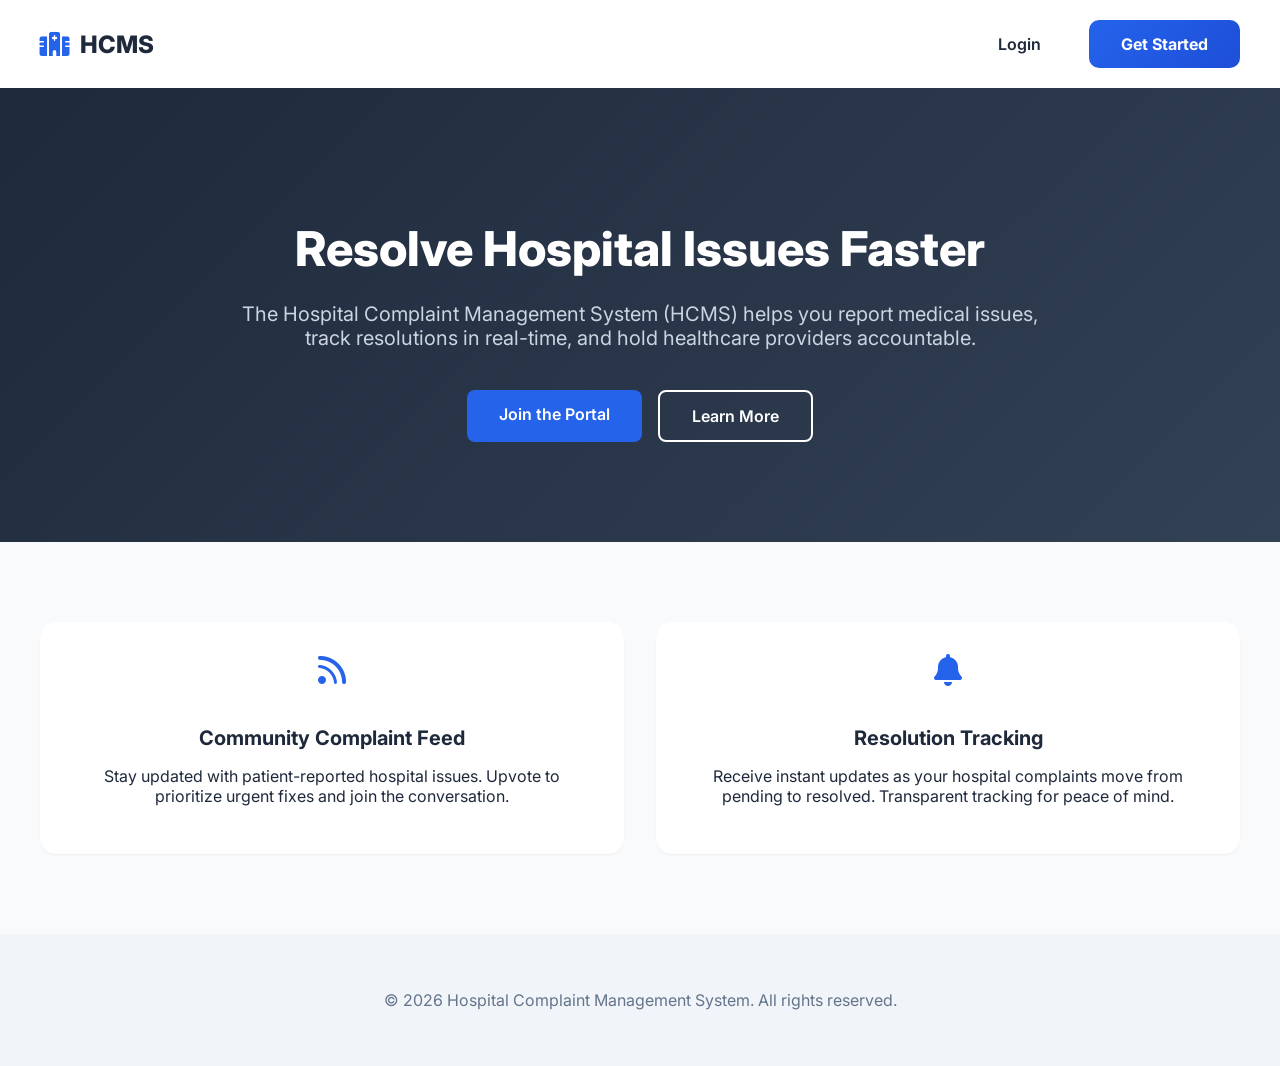
<file: frontend/index.html>
<!DOCTYPE html>
<html lang="en">

<head>
    <meta charset="UTF-8">
    <title>HCMS - Welcome to Hospital Complaint Management System</title>
    <meta name="viewport" content="width=device-width, initial-scale=1.0">
    <!-- Google Fonts -->
    <link href="https://fonts.googleapis.com/css2?family=Inter:wght@400;500;600;700&display=swap" rel="stylesheet">
    <!-- Font Awesome -->
    <link rel="stylesheet" href="https://cdnjs.cloudflare.com/ajax/libs/font-awesome/6.0.0/css/all.min.css">
    <link rel="stylesheet" href="css/modern-portal.css">
    <style>
        .hero-section {
            background: linear-gradient(135deg, #1e293b 0%, #334155 100%);
            color: white;
            padding: 100px 20px;
            text-align: center;
        }

        .hero-content {
            max-width: 800px;
            margin: 0 auto;
        }

        .hero-title {
            font-size: 48px;
            font-weight: 800;
            margin-bottom: 24px;
            line-height: 1.2;
        }

        .hero-subtitle {
            font-size: 20px;
            color: #cbd5e1;
            margin-bottom: 40px;
        }

        .cta-btns {
            display: flex;
            gap: 16px;
            justify-content: center;
        }

        .btn-large {
            padding: 14px 32px;
            font-size: 16px;
            font-weight: 600;
            border-radius: 8px;
            text-decoration: none;
            transition: all 0.2s;
        }

        .btn-primary {
            background-color: var(--primary);
            color: white;
        }

        .btn-primary:hover {
            background-color: var(--primary-hover);
        }

        .btn-outline {
            border: 2px solid white;
            color: white;
        }

        .btn-outline:hover {
            background: white;
            color: #1e293b;
        }

        .features-grid {
            padding: 80px 20px;
            max-width: 1200px;
            margin: 0 auto;
            display: grid;
            grid-template-columns: repeat(auto-fit, minmax(300px, 1fr));
            gap: 32px;
        }

        .feature-card {
            background: white;
            padding: 32px;
            border-radius: 16px;
            box-shadow: var(--shadow-sm);
            text-align: center;
        }

        .feature-icon {
            font-size: 32px;
            color: var(--primary);
            margin-bottom: 20px;
        }

        .feature-title {
            font-size: 20px;
            font-weight: 700;
            margin-bottom: 12px;
        }

        .navbar {
            padding: 20px 40px;
            display: flex;
            justify-content: space-between;
            align-items: center;
            background: white;
        }

        .nav-logo {
            font-size: 24px;
            font-weight: 800;
            color: #1e293b;
            display: flex;
            align-items: center;
            gap: 10px;
        }

        .nav-logo i {
            color: var(--primary);
        }
    </style>
</head>

<body>
    <nav class="navbar">
        <div class="nav-logo">
            <i class="fas fa-hospital-alt"></i>
            <span>HCMS</span>
        </div>
        <div class="cta-btns">
            <a href="login.html" class="btn-large" style="color: #1e293b; text-decoration: none;">Login</a>
            <a href="login.html?tab=register" class="btn-submit"
                style="width: auto; padding: 12px 32px; text-decoration: none;">Get Started</a>
        </div>
    </nav>

    <header class="hero-section">
        <div class="hero-content">
            <h1 class="hero-title">Resolve Hospital Issues Faster</h1>
            <p class="hero-subtitle">The Hospital Complaint Management System (HCMS) helps you report medical issues, track resolutions in real-time, and hold healthcare providers accountable.</p>
            <div class="cta-btns">
                <a href="login.html" class="btn-large btn-primary">Join the Portal</a>
                <a href="#features" class="btn-large btn-outline">Learn More</a>
            </div>
        </div>
    </header>

    <section id="features" class="features-grid">
        <div class="feature-card">
            <i class="fas fa-rss feature-icon"></i>
            <h3 class="feature-title">Community Complaint Feed</h3>
            <p>Stay updated with patient-reported hospital issues. Upvote to prioritize urgent fixes and join the conversation.
            </p>
        </div>
        <div class="feature-card">
            <i class="fas fa-bell feature-icon"></i>
            <h3 class="feature-title">Resolution Tracking</h3>
            <p>Receive instant updates as your hospital complaints move from pending to resolved. Transparent tracking for peace of mind.</p>
        </div>
    </section>

    <footer style="text-align: center; padding: 40px; background: #f1f5f9; color: var(--text-muted);">
        <p>&copy; 2026 Hospital Complaint Management System. All rights reserved.</p>
    </footer>
</body>

</html>
</file>
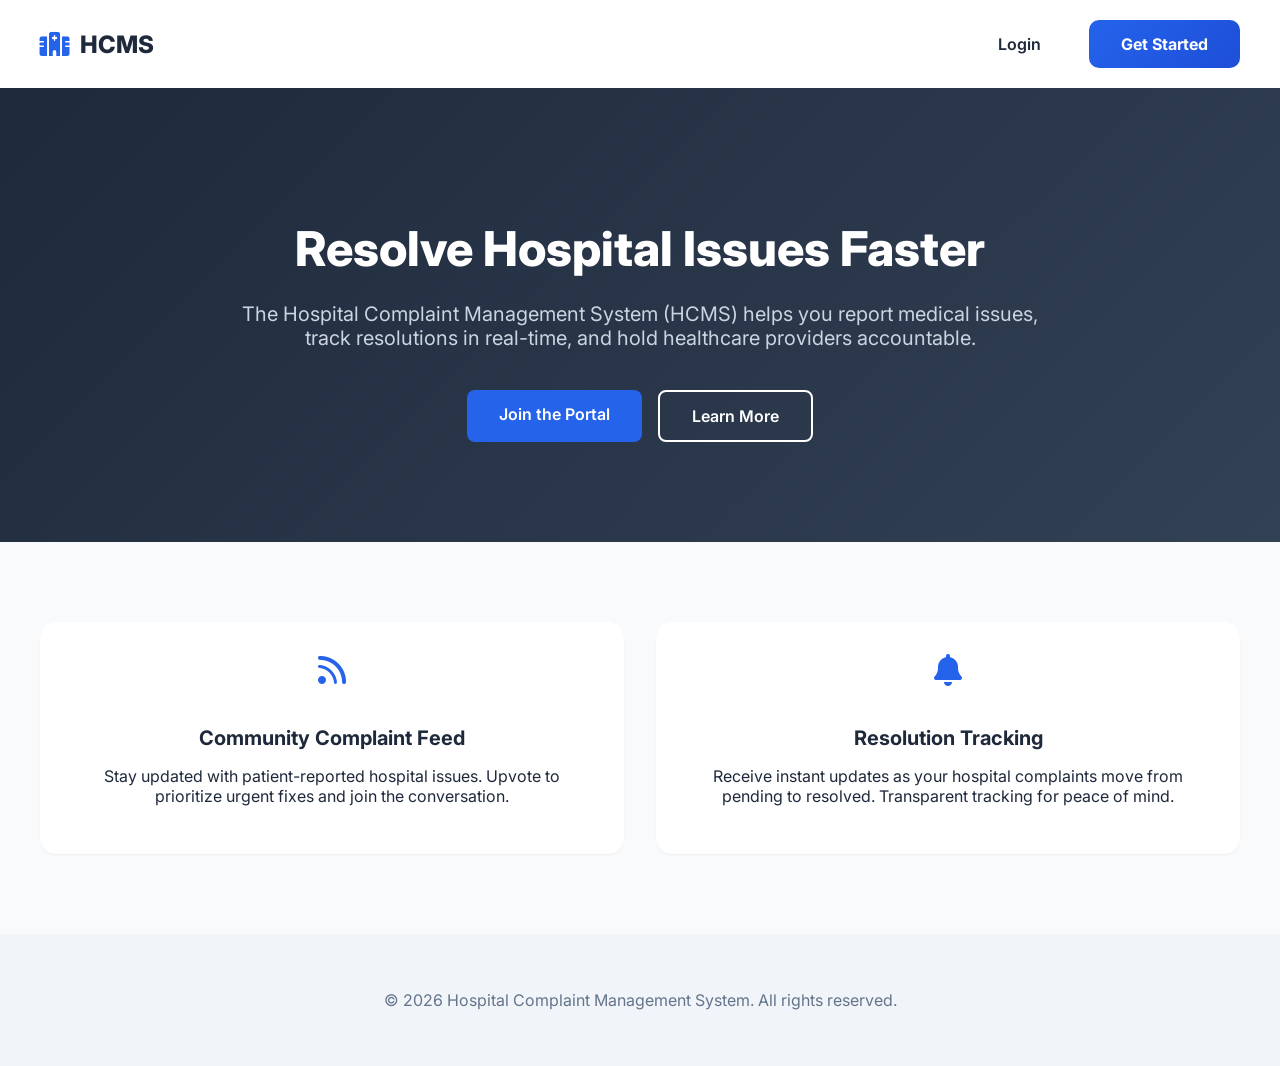
<file: frontend/admin-dashboard.html>
<!DOCTYPE html>
<html lang="en">
<head>
    <meta charset="UTF-8">
    <title>HCMS - Admin Dashboard</title>
    <meta name="viewport" content="width=device-width, initial-scale=1.0">
    <link href="https://fonts.googleapis.com/css2?family=Inter:wght@400;500;600;700;800&display=swap" rel="stylesheet">
    <link rel="stylesheet" href="https://cdnjs.cloudflare.com/ajax/libs/font-awesome/6.0.0/css/all.min.css">
    <link rel="stylesheet" href="css/modern-portal.css">
</head>
<body>
    <div class="portal-container">
        <!-- Sidebar injected here -->
        
        <main class="content-area">
            <header style="margin-bottom: 32px; display: flex; justify-content: space-between; align-items: flex-end;">
                <div>
                    <h2 style="font-size: 28px; font-weight: 800; margin-bottom: 4px;">Admin Portal</h2>
                    <p style="color: var(--text-muted);">System oversight and management dashboard.</p>
                </div>
                <div id="admin-status-summary" style="display: flex; gap: 12px;">
                    <!-- Quick stats badges could go here -->
                </div>
            </header>

            <div class="stats-grid">
                <div class="stat-card">
                    <h3>Total Complaints</h3>
                    <div id="stat-total-complaints" class="stat-number">-</div>
                </div>
                <div class="stat-card">
                    <h3>Pending</h3>
                    <div id="stat-pending-complaints" class="stat-number" style="color: var(--danger);">-</div>
                </div>
                <div class="stat-card">
                    <h3>In Progress</h3>
                    <div id="stat-inprogress-complaints" class="stat-number" style="color: var(--warning);">-</div>
                </div>
                <div class="stat-card">
                    <h3>Resolved</h3>
                    <div id="stat-resolved-complaints" class="stat-number" style="color: var(--success);">-</div>
                </div>
            </div>

            <section style="margin-bottom: 40px;">
                <h3 style="margin-bottom: 20px;">Browse by Category</h3>
                <div class="category-grid">
                    <a href="feed.html?category=Room Hygiene" class="category-card" data-category="Room Hygiene">
                        <i class="fas fa-bed"></i>
                        <span>Room Hygiene</span>
                    </a>
                    <a href="feed.html?category=Bathroom / Toilet Issues" class="category-card" data-category="Bathroom / Toilet Issues">
                        <i class="fas fa-restroom"></i>
                        <span>Bathroom / Toilet Issues</span>
                    </a>
                    <a href="feed.html?category=Electricity Problems" class="category-card" data-category="Electricity Problems">
                        <i class="fas fa-bolt"></i>
                        <span>Electricity Problems</span>
                    </a>
                    <a href="feed.html?category=Water Supply Issues" class="category-card" data-category="Water Supply Issues">
                        <i class="fas fa-faucet"></i>
                        <span>Water Supply Issues</span>
                    </a>
                    <a href="feed.html?category=Internet / WiFi Problems" class="category-card" data-category="Internet / WiFi Problems">
                        <i class="fas fa-wifi"></i>
                        <span>Internet / WiFi Problems</span>
                    </a>
                    <a href="feed.html?category=Mess / Food Issues" class="category-card" data-category="Mess / Food Issues">
                        <i class="fas fa-utensils"></i>
                        <span>Mess / Food Issues</span>
                    </a>
                    <a href="feed.html?category=Furniture / Room Damage" class="category-card" data-category="Furniture / Room Damage">
                        <i class="fas fa-couch"></i>
                        <span>Furniture / Room Damage</span>
                    </a>
                    <a href="feed.html?category=Noise / Disturbance" class="category-card" data-category="Noise / Disturbance">
                        <i class="fas fa-volume-up"></i>
                        <span>Noise / Disturbance</span>
                    </a>
                    <a href="feed.html?category=Security Issues" class="category-card" data-category="Security Issues">
                        <i class="fas fa-shield-alt"></i>
                        <span>Security Issues</span>
                    </a>
                    <a href="feed.html?category=Other Complaints" class="category-card" data-category="Other Complaints">
                        <i class="fas fa-comment-dots"></i>
                        <span>Other Complaints</span>
                    </a>
                </div>
            </section>

            <div style="display: grid; grid-template-columns: 2fr 1fr; gap: 24px;">
                <section>
                    <div class="modern-card" style="padding: 0; overflow: hidden;">
                        <div style="padding: 20px; border-bottom: 1px solid var(--border-light); display: flex; justify-content: space-between; align-items: center;">
                            <h3 style="margin: 0;">Recent Complaints</h3>
                            <a href="feed.html" style="font-size: 13px; color: var(--primary); text-decoration: none; font-weight: 600;">View Feed</a>
                        </div>
                        <div id="complaints-list" style="padding: 20px;">
                            <!-- Admin complaint management rows -->
                        </div>
                    </div>
                </section>

            </div>
        </main>
    </div>

    <script type="module" src="js/admin-dashboard.js"></script>
    <script type="module">
        import { injectSidebar } from './js/components/sidebar.js';
        injectSidebar('admin-dashboard');
    </script>
</body>
</html>
</file>
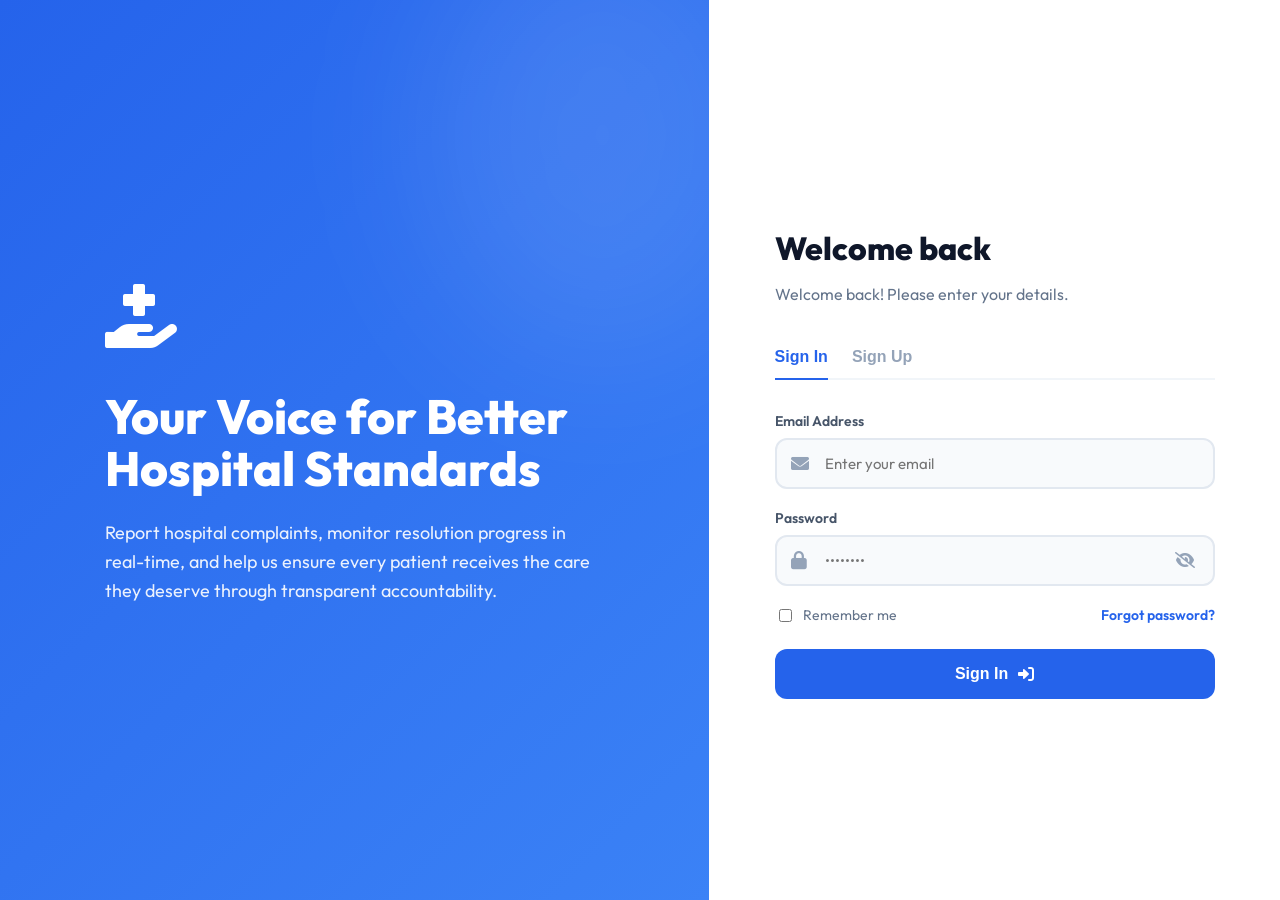
<file: frontend/feedback.html>
<!DOCTYPE html>
<html lang="en">
<head>
    <meta charset="UTF-8">
    <title>HCMS - Feedback</title>
    <meta name="viewport" content="width=device-width, initial-scale=1.0">
    <link href="https://fonts.googleapis.com/css2?family=Inter:wght@400;500;600;700;800&display=swap" rel="stylesheet">
    <link rel="stylesheet" href="https://cdnjs.cloudflare.com/ajax/libs/font-awesome/6.0.0/css/all.min.css">
    <link rel="stylesheet" href="css/modern-portal.css">
    <style>
        .feedback-item {
            padding: 24px;
            border-bottom: 1px solid var(--border-light);
            transition: background 0.2s;
            position: relative;
        }
        .feedback-item:hover {
            background: #f8fafc;
        }
        .feedback-header {
            display: flex;
            justify-content: space-between;
            align-items: flex-start;
            margin-bottom: 12px;
        }
        .feedback-user-info {
            display: flex;
            align-items: center;
            gap: 12px;
        }
        .user-avatar {
            width: 40px;
            height: 40px;
            background: #e2e8f0;
            border-radius: 50%;
            display: flex;
            align-items: center;
            justify-content: center;
            color: #64748b;
            font-size: 20px;
        }
        .feedback-user-name {
            font-weight: 700;
            color: var(--text-main);
        }
        .feedback-user-role {
            font-size: 12px;
            color: var(--text-muted);
        }
        .feedback-subject {
            font-weight: 700;
            font-size: 18px;
            margin-bottom: 8px;
        }
        .feedback-message {
            color: var(--text-main);
            line-height: 1.6;
            margin-bottom: 16px;
        }
        .feedback-date {
            font-size: 12px;
            color: var(--text-muted);
        }
        .status-badge {
            font-size: 11px;
            font-weight: 700;
            padding: 4px 10px;
            border-radius: 99px;
            text-transform: uppercase;
        }
        .status-PENDING { background: #fef3c7; color: #92400e; }
        .status-RESOLVED { background: #dcfce7; color: #166534; }
        
        .admin-response-box {
            margin-top: 16px;
            padding: 16px;
            background: #f1f5f9;
            border-radius: 8px;
            border-left: 4px solid var(--primary);
            position: relative;
        }
        .admin-response-header {
            font-weight: 700;
            font-size: 13px;
            margin-bottom: 4px;
            color: var(--primary);
        }
        .admin-response-text {
            font-size: 14px;
            color: #334155;
            line-height: 1.5;
        }
        .admin-actions {
            margin-top: 12px;
            display: flex;
            gap: 12px;
        }
        .btn-action {
            font-size: 12px;
            font-weight: 600;
            background: none;
            border: none;
            cursor: pointer;
            padding: 4px 8px;
            border-radius: 4px;
            transition: background 0.2s;
        }
        .btn-edit { color: var(--primary); }
        .btn-edit:hover { background: #e0e7ff; }
        .btn-delete { color: var(--danger); }
        .btn-delete:hover { background: #fee2e2; }

        .response-form {
            margin-top: 16px;
            padding: 16px;
            background: #fff;
            border: 1px solid var(--border-light);
            border-radius: 8px;
        }
        .form-group {
            margin-bottom: 16px;
        }
        .form-group label {
            display: block;
            margin-bottom: 8px;
            font-weight: 600;
            font-size: 14px;
        }
        .form-control {
            width: 100%;
            padding: 10px;
            border: 1px solid var(--border-light);
            border-radius: 6px;
            font-family: inherit;
        }
        textarea.form-control {
            min-height: 80px;
            resize: vertical;
        }
        .btn-resolve {
            background: var(--success);
            color: white;
            border: none;
            padding: 8px 16px;
            border-radius: 6px;
            font-weight: 600;
            cursor: pointer;
        }
        .btn-cancel {
            background: #f1f5f9;
            color: #1e293b;
            border: none;
            padding: 8px 16px;
            border-radius: 6px;
            font-weight: 600;
            cursor: pointer;
            margin-right: 8px;
        }
    </style>
</head>
<body>
    <div class="portal-container">
        <!-- Sidebar injected here -->
        
        <main class="content-area">
            <header style="margin-bottom: 32px;">
                <h2 id="page-title" style="font-size: 28px; font-weight: 800; margin-bottom: 4px;">Feedback</h2>
                <p id="page-subtitle" style="color: var(--text-muted);">Share your thoughts or review user feedback.</p>
            </header>

            <div id="admin-view" style="display: none;">
                <div class="modern-card" style="padding: 0;">
                    <div style="padding: 20px; border-bottom: 1px solid var(--border-light);">
                        <h3 style="margin: 0;">Manage All Feedback</h3>
                    </div>
                    <div id="feedback-list-admin">
                        <div style="padding: 40px; text-align: center; color: var(--text-muted);">
                            <i class="fas fa-spinner fa-spin" style="font-size: 24px; margin-bottom: 12px;"></i>
                            <br>Loading feedback...
                        </div>
                    </div>
                </div>
            </div>

            <div id="user-view" style="display: none;">
                <div style="display: grid; grid-template-columns: 1.2fr 1fr; gap: 32px; align-items: start;">
                    <div class="modern-card">
                        <h3 style="margin-bottom: 20px;">Submit New Feedback</h3>
                        <form id="feedback-form">
                            <div class="form-group">
                                <label for="subject">Subject</label>
                                <input type="text" id="subject" class="form-control" placeholder="What is this regarding?" required>
                            </div>
                            <div class="form-group">
                                <label for="message">Your Message</label>
                                <textarea id="message" class="form-control" placeholder="Write your feedback details here..." required></textarea>
                            </div>
                            <button type="submit" class="btn-submit" style="width: 100%;">Submit Feedback</button>
                        </form>
                        <div id="feedback-success" style="display: none; text-align: center; padding: 20px;">
                            <i class="fas fa-check-circle" style="font-size: 48px; color: var(--success); margin-bottom: 16px;"></i>
                            <h3 style="margin-bottom: 8px;">Sent!</h3>
                            <p style="color: var(--text-muted);">We've received your feedback.</p>
                            <button class="btn-submit" style="margin-top: 20px; background: #f1f5f9; color: #1e293b;" onclick="location.reload()">Send Another</button>
                        </div>
                    </div>

                    <div>
                        <h3 style="margin-bottom: 20px;">My Feedback History</h3>
                        <div id="feedback-list-user" class="modern-card" style="padding: 0; min-height: 200px;">
                            <div style="padding: 40px; text-align: center; color: var(--text-muted);">
                                Loading history...
                            </div>
                        </div>
                    </div>
                </div>
            </div>
        </main>
    </div>

    <script type="module">
        import { injectSidebar } from './js/components/sidebar.js';
        import { submitFeedback, fetchAllFeedback, fetchUserFeedback, updateFeedback } from './js/api.js';

        injectSidebar('feedback');

        const user = JSON.parse(localStorage.getItem('hcmsUser'));
        if (!user) {
            window.location.href = 'login.html';
        }

        const isAdmin = user.role === 'ADMIN';
        const adminView = document.getElementById('admin-view');
        const userView = document.getElementById('user-view');
        const pageTitle = document.getElementById('page-title');
        const pageSubtitle = document.getElementById('page-subtitle');

        if (isAdmin) {
            adminView.style.display = 'block';
            pageTitle.textContent = 'Feedback Portal';
            pageSubtitle.textContent = 'Respond to users and manage system improvements.';
            loadAdminFeedback();
        } else {
            userView.style.display = 'block';
            pageTitle.textContent = 'Help Us Improve';
            pageSubtitle.textContent = 'Your feedback directly helps us build a better hospital experience.';
            setupUserForm();
            loadUserHistory();
        }

        async function loadAdminFeedback() {
            const list = document.getElementById('feedback-list-admin');
            try {
                const feedbackArr = await fetchAllFeedback();
                if (!feedbackArr || feedbackArr.length === 0) {
                    list.innerHTML = '<div style="padding: 40px; text-align: center; color: var(--text-muted);">No feedback messages found.</div>';
                    return;
                }

                list.innerHTML = '';
                feedbackArr.forEach(fb => {
                    const item = document.createElement('div');
                    item.className = 'feedback-item';
                    item.id = `fb-item-${fb.id}`;
                    item.innerHTML = `
                        <div class="feedback-header">
                            <div class="feedback-user-info">
                                <div class="user-avatar"><i class="fas fa-user"></i></div>
                                <div>
                                    <div class="feedback-user-name">${fb.user?.fullName || 'Anonymous'}</div>
                                    <div class="feedback-user-role">${fb.user?.role || 'User'} • ${new Date(fb.createdAt).toLocaleDateString()}</div>
                                </div>
                            </div>
                            <span class="status-badge status-${fb.status}">${fb.status || 'PENDING'}</span>
                        </div>
                        <div class="feedback-subject">${fb.subject}</div>
                        <div class="feedback-message">${fb.message}</div>
                        
                        <div id="response-container-${fb.id}">
                            ${fb.adminResponse ? `
                                <div class="admin-response-box">
                                    <div class="admin-response-header">Official Response</div>
                                    <div class="admin-response-text">${fb.adminResponse}</div>
                                    <div class="admin-actions">
                                        <button class="btn-action btn-edit" onclick="toggleEdit(${fb.id}, \`${fb.adminResponse.replace(/`/g, '\\`')}\`)">
                                            <i class="fas fa-edit"></i> Edit
                                        </button>
                                        <button class="btn-action btn-delete" onclick="handleDeleteResponse(${fb.id})">
                                            <i class="fas fa-trash"></i> Delete
                                        </button>
                                    </div>
                                </div>
                            ` : (fb.status !== 'RESOLVED' ? `
                                <div class="response-form">
                                    <div class="form-group">
                                        <label>Add Response</label>
                                        <textarea class="form-control" id="resp-text-${fb.id}" placeholder="Type your response to the user..."></textarea>
                                    </div>
                                    <button class="btn-resolve" onclick="handleResolve(${fb.id})">Mark as Resolved</button>
                                </div>
                            ` : '')}
                        </div>
                    `;
                    list.appendChild(item);
                });
                
                // Expose handlers to window
                window.handleResolve = async (id) => {
                    const text = document.getElementById(`resp-text-${id}`).value;
                    if (!text) return alert('Please provide a resolution message.');
                    try {
                        await updateFeedback(id, text, 'RESOLVED');
                        loadAdminFeedback();
                    } catch (e) { alert(e.message); }
                };

                window.toggleEdit = (id, currentText) => {
                    const container = document.getElementById(`response-container-${id}`);
                    container.innerHTML = `
                        <div class="response-form">
                            <div class="form-group">
                                <label>Edit Response</label>
                                <textarea class="form-control" id="edit-text-${id}">${currentText}</textarea>
                            </div>
                            <button class="btn-cancel" onclick="loadAdminFeedback()">Cancel</button>
                            <button class="btn-resolve" onclick="handleSaveEdit(${id})">Update Response</button>
                        </div>
                    `;
                };

                window.handleSaveEdit = async (id) => {
                    const text = document.getElementById(`edit-text-${id}`).value;
                    if (!text) return alert('Response cannot be empty. Use delete if you want to remove it.');
                    try {
                        await updateFeedback(id, text, 'RESOLVED');
                        loadAdminFeedback();
                    } catch (e) { alert(e.message); }
                };

                window.handleDeleteResponse = async (id) => {
                    if (!confirm('Are you sure you want to delete this response? The feedback will return to PENDING status.')) return;
                    try {
                        // We pass status PENDING and an empty response to "delete" it
                        await updateFeedback(id, '', 'PENDING');
                        loadAdminFeedback();
                    } catch (e) { alert(e.message); }
                };

            } catch (e) {
                list.innerHTML = `<div style="padding: 40px; text-align: center; color: var(--danger);">Error: ${e.message}</div>`;
            }
        }

        async function loadUserHistory() {
            const list = document.getElementById('feedback-list-user');
            try {
                const history = await fetchUserFeedback(user.id);
                if (!history || history.length === 0) {
                    list.innerHTML = '<div style="padding: 40px; text-align: center; color: var(--text-muted);">You haven\'t submitted any feedback yet.</div>';
                    return;
                }

                list.innerHTML = history.map(fb => `
                    <div style="padding: 16px; border-bottom: 1px solid var(--border-light);">
                        <div style="display: flex; justify-content: space-between; align-items: start; margin-bottom: 8px;">
                            <div style="font-weight: 700; font-size: 15px;">${fb.subject}</div>
                            <span class="status-badge status-${fb.status || 'PENDING'}" style="font-size: 9px; padding: 2px 6px;">${fb.status || 'PENDING'}</span>
                        </div>
                        <div style="font-size: 13px; color: var(--text-muted); margin-bottom: 12px;">${new Date(fb.createdAt).toLocaleDateString()}</div>
                        
                        ${fb.adminResponse ? `
                            <div class="admin-response-box" style="margin-top: 8px; padding: 10px;">
                                <div class="admin-response-header" style="font-size: 11px;">Admin Response</div>
                                <div class="admin-response-text" style="font-size: 13px;">${fb.adminResponse}</div>
                            </div>
                        ` : ''}
                    </div>
                `).join('');
            } catch (e) {
                list.innerHTML = '<div style="padding: 24px; text-align: center; color: var(--danger);">Failed to load history.</div>';
            }
        }

        function setupUserForm() {
            const form = document.getElementById('feedback-form');
            const successDiv = document.getElementById('feedback-success');
            
            form.onsubmit = async (e) => {
                e.preventDefault();
                const subject = document.getElementById('subject').value;
                const message = document.getElementById('message').value;
                
                try {
                    await submitFeedback(user.id, subject, message);
                    form.style.display = 'none';
                    successDiv.style.display = 'block';
                    loadUserHistory();
                } catch (err) {
                    alert('Error submitting feedback: ' + err.message);
                }
            };
        }
    </script>
</body>
</html>
</file>
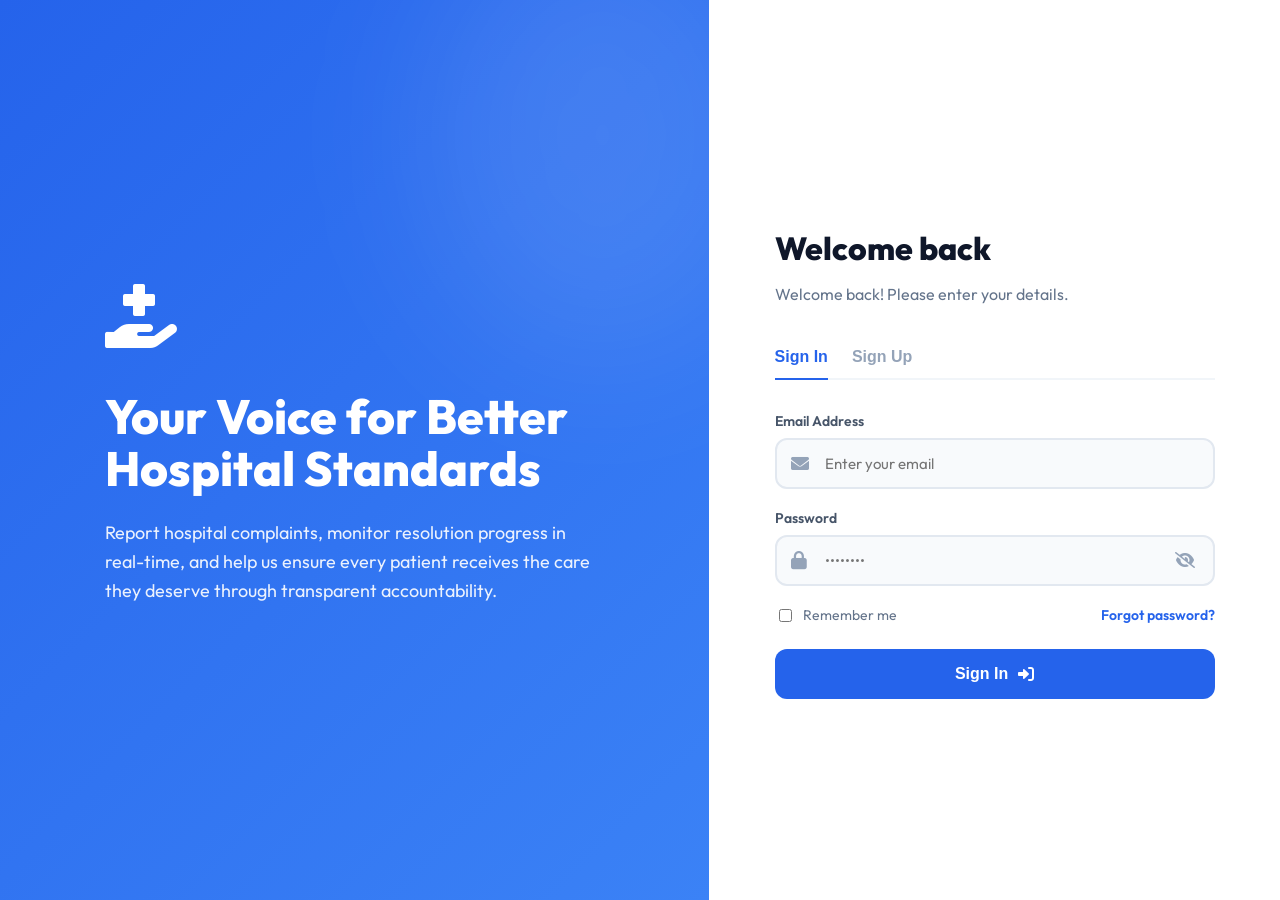
<file: frontend/login.html>
<!DOCTYPE html>
<html lang="en">
<head>
    <meta charset="UTF-8">
    <title>HCMS - Secure Access</title>
    <meta name="viewport" content="width=device-width, initial-scale=1.0">
    <link href="https://fonts.googleapis.com/css2?family=Outfit:wght@300;400;500;600;700;800&display=swap" rel="stylesheet">
    <link rel="stylesheet" href="https://cdnjs.cloudflare.com/ajax/libs/font-awesome/6.0.0/css/all.min.css">
    <link rel="stylesheet" href="css/modern-portal.css">
    <style>
        :root {
            --auth-bg: #f8fafc;
            --auth-text: #0f172a;
            --glass-bg: rgba(255, 255, 255, 0.85);
            --glass-border: rgba(255, 255, 255, 0.5);
            --primary-gradient: linear-gradient(135deg, #2563eb 0%, #3b82f6 100%);
        }

        body {
            font-family: 'Outfit', sans-serif;
            background: var(--auth-bg);
            margin: 0;
            display: flex;
            min-height: 100vh;
            overflow: hidden;
        }

        /* Split Layout */
        .auth-container {
            display: flex;
            width: 100%;
            height: 100vh;
        }

        .auth-side-image {
            flex: 1.2;
            background: var(--primary-gradient);
            position: relative;
            display: flex;
            align-items: center;
            justify-content: center;
            color: white;
            padding: 60px;
            overflow: hidden;
        }

        @media (max-width: 900px) {
            .auth-side-image { display: none; }
        }

        .auth-side-image::before {
            content: "";
            position: absolute;
            top: -10%; right: -10%;
            width: 50%; height: 50%;
            background: rgba(255, 255, 255, 0.1);
            filter: blur(80px);
            border-radius: 50%;
        }

        .auth-side-content {
            position: relative;
            z-index: 2;
            max-width: 500px;
            text-align: left;
        }

        .auth-main {
            flex: 1;
            display: flex;
            align-items: center;
            justify-content: center;
            padding: 40px;
            background: #fff;
            position: relative;
        }

        /* Glass Auth Card */
        .auth-card {
            width: 100%;
            max-width: 440px;
            animation: slideUp 0.6s cubic-bezier(0.16, 1, 0.3, 1);
        }

        @keyframes slideUp {
            from { opacity: 0; transform: translateY(30px); }
            to { opacity: 1; transform: translateY(0); }
        }

        .auth-header {
            text-align: left;
            margin-bottom: 32px;
        }

        .auth-header h2 {
            font-size: 32px;
            font-weight: 800;
            margin-bottom: 8px;
            color: var(--auth-text);
        }

        .auth-header p {
            color: #64748b;
            font-size: 16px;
        }

        .tabs-modern {
            display: flex;
            gap: 24px;
            border-bottom: 2px solid #f1f5f9;
            margin-bottom: 32px;
        }

        .tab-modern-btn {
            padding: 12px 0;
            border: none;
            background: none;
            font-weight: 600;
            font-size: 16px;
            color: #94a3b8;
            cursor: pointer;
            position: relative;
            transition: color 0.3s;
        }

        .tab-modern-btn.active {
            color: var(--primary);
        }

        .tab-modern-btn.active::after {
            content: "";
            position: absolute;
            bottom: -2px;
            left: 0;
            width: 100%;
            height: 2px;
            background: var(--primary);
        }

        /* Form Styling */
        .form-group-modern {
            margin-bottom: 20px;
            position: relative;
        }

        .form-group-modern label {
            display: block;
            font-size: 14px;
            font-weight: 600;
            color: #475569;
            margin-bottom: 8px;
        }

        .input-wrapper {
            position: relative;
            display: flex;
            align-items: center;
        }

        .input-wrapper i.prefix-icon {
            position: absolute;
            left: 16px;
            color: #94a3b8;
            font-size: 18px;
        }

        .input-modern {
            width: 100%;
            padding: 14px 16px 14px 48px;
            border: 2px solid #e2e8f0;
            border-radius: 12px;
            font-size: 15px;
            font-family: inherit;
            transition: all 0.3s;
            background: #f8fafc;
        }

        .input-modern:focus {
            outline: none;
            border-color: var(--primary);
            background: white;
            box-shadow: 0 0 0 4px rgba(37, 99, 235, 0.1);
        }

        .input-modern.error {
            border-color: #ef4444;
        }

        .toggle-password {
            position: absolute;
            right: 16px;
            color: #94a3b8;
            cursor: pointer;
            padding: 4px;
            transition: color 0.3s;
        }

        .toggle-password:hover { color: var(--primary); }

        .form-options {
            display: flex;
            justify-content: space-between;
            align-items: center;
            margin-bottom: 24px;
            font-size: 14px;
        }

        .remember-me {
            display: flex;
            align-items: center;
            gap: 8px;
            color: #64748b;
            cursor: pointer;
        }

        .btn-premium {
            width: 100%;
            padding: 16px;
            border: none;
            border-radius: 12px;
            background: var(--primary);
            color: white;
            font-size: 16px;
            font-weight: 700;
            cursor: pointer;
            transition: all 0.3s;
            display: flex;
            align-items: center;
            justify-content: center;
            gap: 10px;
        }

        .btn-premium:hover {
            transform: translateY(-2px);
            box-shadow: 0 10px 15px -3px rgba(37, 99, 235, 0.4);
        }

        .btn-premium:disabled {
            background: #94a3b8;
            cursor: not-allowed;
            transform: none;
        }

        /* OTP Screen Improvements */
        .otp-grid {
            display: grid;
            grid-template-columns: repeat(6, 1fr);
            gap: 12px;
            margin: 32px 0;
        }

        .otp-digit {
            width: 100%;
            aspect-ratio: 1/1.2;
            text-align: center;
            font-size: 24px;
            font-weight: 800;
            border: 2px solid #e2e8f0;
            border-radius: 12px;
            background: #f8fafc;
            transition: all 0.2s;
        }

        .otp-digit:focus {
            border-color: var(--primary);
            background: white;
            box-shadow: 0 4px 6px -1px rgba(0, 0, 0, 0.1);
            outline: none;
        }

        /* Toasts */
        .toast-box {
            position: fixed;
            top: 24px;
            right: 24px;
            z-index: 1000;
            display: flex;
            flex-direction: column;
            gap: 12px;
        }

        .toast {
            background: white;
            padding: 16px 24px;
            border-radius: 12px;
            box-shadow: 0 20px 25px -5px rgba(0, 0, 0, 0.1);
            display: flex;
            align-items: center;
            gap: 12px;
            min-width: 300px;
            animation: toastIn 0.4s cubic-bezier(0.18, 0.89, 0.32, 1.28);
            border-left: 4px solid var(--primary);
        }

        .toast.error { border-left-color: #ef4444; }
        .toast.success { border-left-color: #10b981; }

        @keyframes toastIn {
            from { transform: translateX(100%); opacity: 0; }
            to { transform: translateX(0); opacity: 1; }
        }
    </style>
</head>
<body>
    <div class="auth-container">
        <!-- Visual Side -->
        <div class="auth-side-image">
            <div class="auth-side-content">
                <div style="font-size: 64px; margin-bottom: 24px;"><i class="fas fa-hand-holding-medical"></i></div>
                <h1 style="font-size: 48px; font-weight: 800; line-height: 1.1; margin-bottom: 24px;">Your Voice for Better Hospital Standards</h1>
                <p style="font-size: 18px; opacity: 0.9; line-height: 1.6;">Report hospital complaints, monitor resolution progress in real-time, and help us ensure every patient receives the care they deserve through transparent accountability.</p>
            </div>
        </div>

        <!-- Auth Side -->
        <div class="auth-main">
            <div class="auth-card" id="main-card">
                
                <!-- STEP 1: CREDENTIALS -->
                <div id="step-creds" class="auth-step active">
                    <div class="auth-header">
                        <h2 id="auth-title">Welcome back</h2>
                        <p id="auth-subtitle">Welcome back! Please enter your details.</p>
                    </div>

                    <div class="tabs-modern">
                        <button class="tab-modern-btn active" onclick="switchMode('login')">Sign In</button>
                        <button class="tab-modern-btn" onclick="switchMode('signup')">Sign Up</button>
                    </div>

                    <!-- Login Form -->
                    <div id="form-login">
                        <div class="form-group-modern">
                            <label>Email Address</label>
                            <div class="input-wrapper">
                                <i class="fas fa-envelope prefix-icon"></i>
                                <input type="email" id="login-email" class="input-modern" placeholder="Enter your email" autocomplete="username">
                            </div>
                        </div>
                        <div class="form-group-modern">
                            <label>Password</label>
                            <div class="input-wrapper">
                                <i class="fas fa-lock prefix-icon"></i>
                                <input type="password" id="login-pass" class="input-modern" placeholder="••••••••" autocomplete="current-password">
                                <i class="fas fa-eye-slash toggle-password" onclick="togglePass('login-pass', this)"></i>
                            </div>
                        </div>
                        <div class="form-options">
                            <label class="remember-me">
                                <input type="checkbox" id="remember-me"> Remember me
                            </label>
                            <a href="#" onclick="showForgot()" style="color: var(--primary); text-decoration: none; font-weight: 600;">Forgot password?</a>
                        </div>
                        <button id="btn-login-init" class="btn-premium">
                            Sign In <i class="fas fa-sign-in-alt"></i>
                        </button>
                    </div>

                    <!-- Signup Form -->
                    <div id="form-signup" style="display: none;">
                        <div class="form-group-modern">
                            <label>Full Name</label>
                            <div class="input-wrapper">
                                <i class="fas fa-user prefix-icon"></i>
                                <input type="text" id="reg-name" class="input-modern" placeholder="Akshat Soni">
                            </div>
                        </div>
                        <div class="form-group-modern">
                            <label>Email Address</label>
                            <div class="input-wrapper">
                                <i class="fas fa-envelope prefix-icon"></i>
                                <input type="email" id="reg-email" class="input-modern" placeholder="name@gmail.com">
                            </div>
                        </div>
                        <div style="display: grid; grid-template-columns: 1fr 1fr; gap: 16px;">
                            <div class="form-group-modern">
                                <label>Password</label>
                                <div class="input-wrapper">
                                    <i class="fas fa-lock prefix-icon"></i>
                                    <input type="password" id="reg-pass" class="input-modern" style="padding-right: 40px;" placeholder="Min 8 chars">
                                    <i class="fas fa-eye-slash toggle-password" onclick="togglePass('reg-pass', this)"></i>
                                </div>
                            </div>
                            <div class="form-group-modern">
                                <label>Confirm</label>
                                <div class="input-wrapper">
                                    <i class="fas fa-check-circle prefix-icon"></i>
                                    <input type="password" id="reg-pass-confirm" class="input-modern" placeholder="Repeat it">
                                </div>
                            </div>
                        </div>
                        <div class="form-group-modern">
                            <label>Role</label>
                            <div class="input-wrapper">
                                <i class="fas fa-users-cog prefix-icon"></i>
                                <select id="reg-role" class="input-modern" onchange="toggleAdminKey()">
                                    <option value="PATIENT">Patient / User</option>
                                    <option value="ADMIN">Administrator</option>
                                </select>
                            </div>
                        </div>
                        <div id="admin-key-group" class="form-group-modern" style="display: none;">
                            <label style="color: var(--primary);">Admin Access Key</label>
                            <div class="input-wrapper">
                                <i class="fas fa-key prefix-icon"></i>
                                <input type="password" id="reg-admin-key" class="input-modern" placeholder="Enter secret key">
                            </div>
                        </div>
                        <button id="btn-signup-init" class="btn-premium">
                            Create Account <i class="fas fa-user-plus"></i>
                        </button>
                    </div>
                </div>

                <!-- STEP 2: OTP (Combined for Login/Signup/Reset) -->
                <div id="step-otp" class="auth-step" style="display: none;">
                    <div class="auth-header">
                        <h2 id="otp-title">Verify Reality</h2>
                        <p id="otp-subtitle">We've sent a 6-digit verification code to <br><strong id="display-email" style="color: var(--auth-text);"></strong></p>
                    </div>
                    
                    <!-- New Password Fields (Only for Reset Mode) -->
                    <div id="reset-pass-fields" style="display: none;">
                        <div class="form-group-modern" style="margin-top: 24px;">
                            <label>New Password</label>
                            <div class="input-wrapper">
                                <i class="fas fa-lock prefix-icon"></i>
                                <input type="password" id="reset-pass" class="input-modern" placeholder="Min 8 characters">
                                <i class="fas fa-eye-slash toggle-password" onclick="togglePass('reset-pass', this)"></i>
                            </div>
                        </div>
                        <div class="form-group-modern">
                            <label>Confirm New Password</label>
                            <div class="input-wrapper">
                                <i class="fas fa-check-circle prefix-icon"></i>
                                <input type="password" id="reset-pass-confirm" class="input-modern" placeholder="Repeat new password">
                            </div>
                        </div>
                    </div>

                    <div class="otp-grid">
                        <input type="text" maxlength="1" class="otp-digit" id="otp-1">
                        <input type="text" maxlength="1" class="otp-digit" id="otp-2">
                        <input type="text" maxlength="1" class="otp-digit" id="otp-3">
                        <input type="text" maxlength="1" class="otp-digit" id="otp-4">
                        <input type="text" maxlength="1" class="otp-digit" id="otp-5">
                        <input type="text" maxlength="1" class="otp-digit" id="otp-6">
                    </div>
                    <button id="btn-verify-otp" class="btn-premium">
                        Verify & Continue <i class="fas fa-check-circle"></i>
                    </button>
                    <button id="btn-back-to-login" class="tab-modern-btn" onclick="location.reload()" style="width: 100%; margin-top: 16px; color: #64748b;">
                        <i class="fas fa-arrow-left"></i> Back to Login
                    </button>
                    <p id="otp-resend-text" style="text-align: center; margin-top: 24px; color: #64748b; font-size: 14px;">
                        Didn't receive it? <span id="resend-timer-area">Resend in <span id="resend-countdown">30</span>s</span>
                        <a href="#" id="resend-otp-link" onclick="handleResend()" style="color: var(--primary); font-weight: 700; text-decoration: none; display: none;">Resend OTP</a>
                    </p>
                </div>

            </div>
        </div>
    </div>

    <!-- Toast Container -->
    <div class="toast-box" id="toast-container"></div>

    <script type="module">
        import { sendOtp, verifyOtp, completeSignup, forgotPassword, resetPassword, loginUser } from './js/api.js';

        let currentEmail = '';
        let currentPass = '';
        let currentName = '';
        let currentRole = '';
        let isSignup = false;
        let isReset = false;

        // --- AUTH REDIRECT CHECK ---
        const existing = localStorage.getItem('hcmsUser');
        if (existing) {
            const user = JSON.parse(existing);
            window.location.href = user.role === 'ADMIN' ? 'admin-dashboard.html' : 'patient-dashboard.html';
        }

        // --- PREFILL REMEMBER ME ---
        const savedEmail = localStorage.getItem('hcmsRememberEmail');
        if (savedEmail) {
            document.getElementById('login-email').value = savedEmail;
            document.getElementById('remember-me').checked = true;
        }

        // --- UI UTILS ---
        window.switchMode = (mode) => {
            isSignup = (mode === 'signup');
            document.querySelectorAll('.tab-modern-btn').forEach(b => {
                b.classList.toggle('active', (b.innerText === (isSignup ? 'Sign Up' : 'Sign In')));
            });
            document.getElementById('form-login').style.display = isSignup ? 'none' : 'block';
            document.getElementById('form-signup').style.display = isSignup ? 'block' : 'none';
            document.getElementById('auth-title').innerText = isSignup ? 'Create account' : 'Welcome back';
            document.getElementById('auth-subtitle').innerText = isSignup ? 'Get started with your secure health portal' : 'Welcome back! Please enter your details.';
        };

        window.showForgot = async () => {
            const email = sanitizeEmail(document.getElementById('login-email').value);
            
            if (!email || !email.includes('@')) {
                return toast('Please enter your email to reset password', 'info');
            }

            try {
                const btn = document.querySelector('.form-options a');
                const originalText = btn.innerText;
                btn.innerText = 'Sending...';
                
                await forgotPassword(email);
                
                isReset = true;
                currentEmail = email;
                
                document.getElementById('display-email').textContent = email;
                document.getElementById('otp-title').innerText = 'Reset Password';
                document.getElementById('otp-subtitle').innerHTML = `Enter the code sent to <strong>${email}</strong> and your new password.`;
                document.getElementById('reset-pass-fields').style.display = 'block';
                document.getElementById('otp-resend-text').style.display = 'none';
                
                showStep('step-otp');
                startResendTimer();
                toast('Reset code sent to your email', 'success');
            } catch (err) {
                toast(err.message, 'error');
            } finally {
                const btn = document.querySelector('.form-options a');
                if (btn) btn.innerText = 'Forgot password?';
            }
        };

        window.togglePass = (id, icon) => {
            const input = document.getElementById(id);
            const isPass = input.type === 'password';
            input.type = isPass ? 'text' : 'password';
            icon.className = isPass ? 'fas fa-eye toggle-password' : 'fas fa-eye-slash toggle-password';
        };

        window.toggleAdminKey = () => {
            const role = document.getElementById('reg-role').value;
            document.getElementById('admin-key-group').style.display = (role === 'ADMIN') ? 'block' : 'none';
        };

        const toast = (msg, type = 'info') => {
            const container = document.getElementById('toast-container');
            const el = document.createElement('div');
            el.className = `toast ${type}`;
            const icon = type === 'success' ? 'fa-check-circle' : (type === 'error' ? 'fa-exclamation-circle' : 'fa-info-circle');
            el.innerHTML = `<i class="fas ${icon}"></i> <span>${msg}</span>`;
            container.appendChild(el);
            setTimeout(() => {
                el.style.opacity = '0';
                el.style.transform = 'translateX(50px)';
                setTimeout(() => el.remove(), 400);
            }, 4000);
        };

        // --- SANITIZATION ---
        const sanitizeEmail = (email) => {
            if (!email) return '';
            // Strip everything except printable ASCII, lowercase, and trim
            return email.replace(/[^\x20-\x7E]/g, '').toLowerCase().trim();
        };

        const showStep = (stepId) => {
            document.querySelectorAll('.auth-step').forEach(s => s.style.display = 'none');
            document.getElementById(stepId).style.display = 'block';
        };

        // --- RESEND TIMER LOGIC ---
        let resendTimer = null;
        window.startResendTimer = () => {
            clearInterval(resendTimer);
            let timeLeft = 30;
            const timerArea = document.getElementById('resend-timer-area');
            const countdown = document.getElementById('resend-countdown');
            const resendLink = document.getElementById('resend-otp-link');

            timerArea.style.display = 'inline';
            resendLink.style.display = 'none';
            countdown.innerText = timeLeft;

            resendTimer = setInterval(() => {
                timeLeft--;
                countdown.innerText = timeLeft;
                if (timeLeft <= 0) {
                    clearInterval(resendTimer);
                    timerArea.style.display = 'none';
                    resendLink.style.display = 'inline';
                }
            }, 1000);
        };

        window.handleResend = async () => {
            try {
                toast('Sending a new code...', 'info');
                if (isReset) {
                    await forgotPassword(currentEmail);
                } else {
                    await sendOtp(currentEmail, currentPass, isSignup);
                }
                toast('New code sent!', 'success');
                startResendTimer();
            } catch (err) {
                toast(err.message, 'error');
            }
        };

        // OTP navigation
        const otpDigits = document.querySelectorAll('.otp-digit');
        otpDigits.forEach((el, idx) => {
            el.oninput = (e) => {
                if (e.target.value.length === 1 && idx < 5) otpDigits[idx+1].focus();
            };
            el.onkeydown = (e) => {
                if (e.key === 'Backspace' && !e.target.value && idx > 0) otpDigits[idx-1].focus();
            };
        });

        // --- FORM SUBMISSION ---
        const handleInit = async (btnId, rawEmail, pass, name, role, passConfirm) => {
            const email = sanitizeEmail(rawEmail);
            
            // Validations
            if (!email || !email.includes('@')) return toast('Please enter a valid email', 'error');
            if (pass.length < 8) return toast('Password must be at least 8 characters', 'error');
            
            if (isSignup) {
                if (!name) return toast('Full name is required', 'error');
                if (pass !== passConfirm) return toast('Passwords do not match', 'error');
            }

            const btn = document.getElementById(btnId);
            const originalHtml = btn.innerHTML;
            
            try {
                btn.disabled = true;
                btn.innerHTML = '<i class="fas fa-circle-notch fa-spin"></i> Processing...';
                
                await sendOtp(email, pass, isSignup);
                
                // Remember Me
                if (!isSignup && document.getElementById('remember-me').checked) {
                    localStorage.setItem('hcmsRememberEmail', email);
                } else {
                    localStorage.removeItem('hcmsRememberEmail');
                }

                currentEmail = email;
                currentPass = pass;
                currentName = name;
                currentRole = role;

                document.getElementById('display-email').textContent = email;
                showStep('step-otp');
                startResendTimer();
                toast('Verification code sent to your email', 'success');
            } catch (err) {
                toast(err.message, 'error');
                btn.disabled = false;
                btn.innerHTML = originalHtml;
            }
        };

        document.getElementById('btn-login-init').onclick = async () => {
            const email = sanitizeEmail(document.getElementById('login-email').value);
            const pass = document.getElementById('login-pass').value;

            if (!email || !email.includes('@')) return toast('Please enter a valid email', 'error');
            if (pass.length < 8) return toast('Password must be at least 8 characters', 'error');

            const btn = document.getElementById('btn-login-init');
            const originalHtml = btn.innerHTML;

            try {
                btn.disabled = true;
                btn.innerHTML = '<i class="fas fa-circle-notch fa-spin"></i> Signing in...';

                const user = await loginUser(email, pass);
                
                // Remember Me
                if (document.getElementById('remember-me').checked) {
                    localStorage.setItem('hcmsRememberEmail', email);
                } else {
                    localStorage.removeItem('hcmsRememberEmail');
                }

                toast('Welcome back!', 'success');
                handleLoginSuccess(user);
            } catch (err) {
                toast(err.message || 'Login failed. Please check credentials.', 'error');
                btn.disabled = false;
                btn.innerHTML = originalHtml;
            }
        };

        document.getElementById('btn-signup-init').onclick = () => {
            handleInit('btn-signup-init',
                document.getElementById('reg-email').value,
                document.getElementById('reg-pass').value,
                document.getElementById('reg-name').value,
                document.getElementById('reg-role').value,
                document.getElementById('reg-pass-confirm').value
            );
        };

        document.getElementById('btn-verify-otp').onclick = async () => {
            const otp = Array.from(otpDigits).map(i => i.value).join('');
            console.log('DEBUG [UI]: Verifying OTP', { email: currentEmail, otp, isReset });
            if (otp.length < 6) return toast('Enter the full 6-digit code', 'error');

            const btn = document.getElementById('btn-verify-otp');
            try {
                btn.disabled = true;
                btn.innerHTML = '<i class="fas fa-circle-notch fa-spin"></i> Verifying...';

                const result = await verifyOtp(currentEmail, otp);

                if (isReset) {
                    const newPass = document.getElementById('reset-pass').value;
                    const confirmPass = document.getElementById('reset-pass-confirm').value;
                    
                    if (newPass.length < 8) return toast('New password must be at least 8 characters', 'error');
                    if (newPass !== confirmPass) return toast('Passwords do not match', 'error');
                    
                    await resetPassword(currentEmail, otp, newPass);
                    toast('Password reset successfully! Please login.', 'success');
                    setTimeout(() => location.reload(), 1500);
                    return;
                }

                if (result.status === 'NEW_USER' && isSignup) {
                    const user = await completeSignup({
                        fullName: currentName,
                        email: currentEmail,
                        password: currentPass,
                        role: currentRole,
                        adminKey: document.getElementById('reg-admin-key')?.value || ''
                    });
                    toast('Account created successfully!', 'success');
                    handleLoginSuccess(user);
                } else if (result.status === 'NEW_USER' && !isSignup) {
                    toast('Account not found. Please sign up.', 'error');
                    btn.disabled = false;
                    btn.innerHTML = 'Verify & Continue <i class="fas fa-check-circle"></i>';
                } else {
                    toast('Identity verified', 'success');
                    handleLoginSuccess(result);
                }
            } catch (err) {
                toast(err.message || 'Verification failed', 'error');
                btn.disabled = false;
                btn.innerHTML = 'Verify & Continue <i class="fas fa-check-circle"></i>';
            }
        };

        const handleLoginSuccess = (user) => {
            localStorage.setItem('hcmsUser', JSON.stringify(user));
            const role = user.role.toUpperCase();
            setTimeout(() => {
                window.location.href = role === 'ADMIN' ? 'admin-dashboard.html' : 'patient-dashboard.html';
            }, 800);
        };

        // Global Enter Listener
        document.addEventListener('keydown', (e) => {
            if (e.key === 'Enter') {
                if (document.getElementById('step-creds').style.display !== 'none') {
                    if (isSignup) document.getElementById('btn-signup-init').click();
                    else document.getElementById('btn-login-init').click();
                } else if (document.getElementById('step-otp').style.display !== 'none') {
                    document.getElementById('btn-verify-otp').click();
                }
            }
        });
    </script>
</body>
</html>
</file>
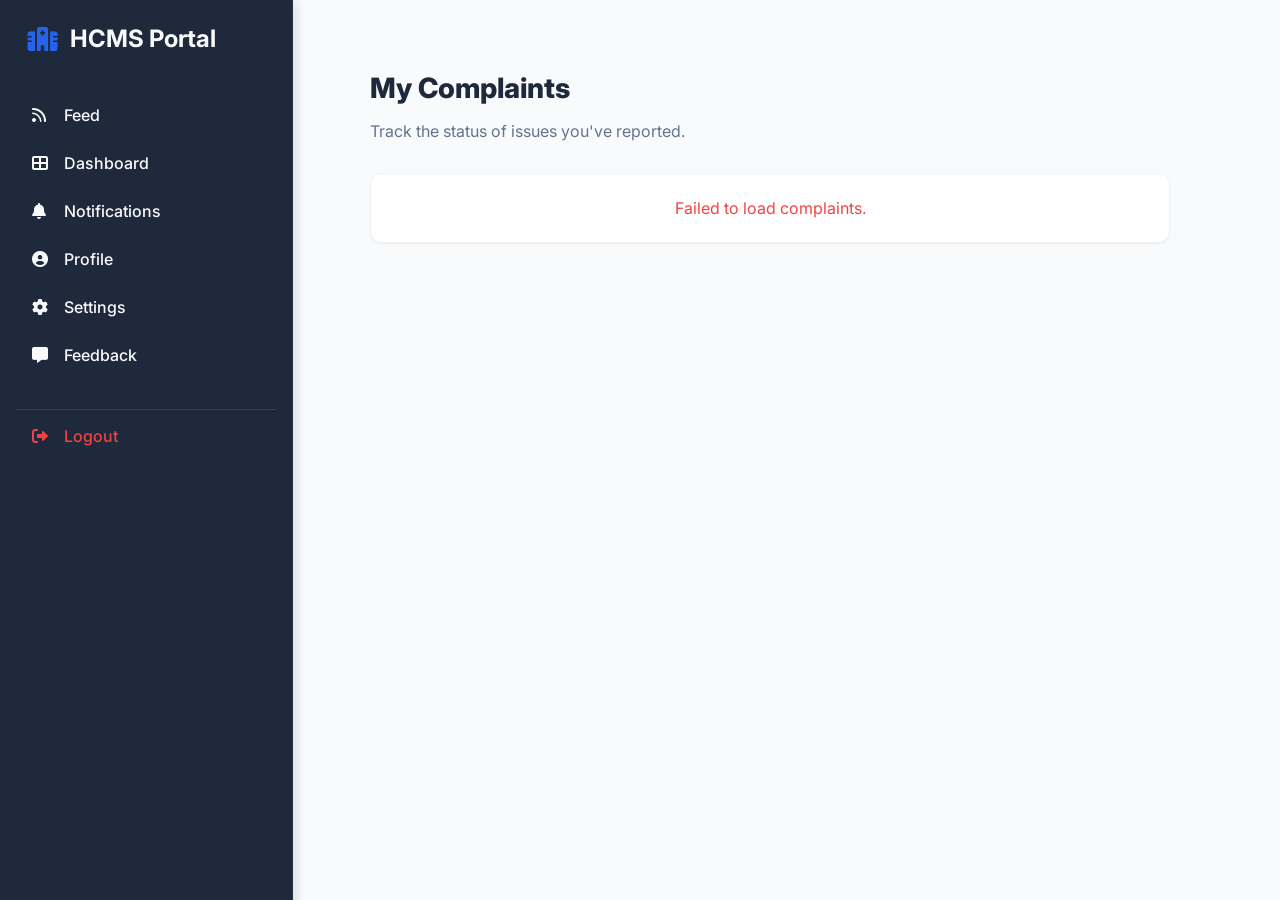
<file: frontend/my-complaints.html>
<!DOCTYPE html>
<html lang="en">
<head>
    <meta charset="UTF-8">
    <title>HCMS - My Complaints</title>
    <meta name="viewport" content="width=device-width, initial-scale=1.0">
    <link href="https://fonts.googleapis.com/css2?family=Inter:wght@400;500;600;700&display=swap" rel="stylesheet">
    <link rel="stylesheet" href="https://cdnjs.cloudflare.com/ajax/libs/font-awesome/6.0.0/css/all.min.css">
    <link rel="stylesheet" href="css/modern-portal.css">
</head>
<body>
    <div class="portal-container">
        <!-- Sidebar injected here -->
        
        <main class="content-area">
            <div style="max-width: 800px; margin: 0 auto;">
                <header style="margin-bottom: 32px;">
                    <h2 style="font-size: 28px; font-weight: 800; margin-bottom: 4px;">My Complaints</h2>
                    <p style="color: var(--text-muted);">Track the status of issues you've reported.</p>
                </header>

                <div id="my-complaints-list">
                    <div style="text-align: center; padding: 40px; color: var(--text-muted);">
                        <i class="fas fa-circle-notch fa-spin fa-2x"></i>
                        <p style="margin-top: 12px;">Loading your complaints...</p>
                    </div>
                </div>
            </div>
        </main>
    </div>

    <script type="module">
        import { injectSidebar } from './js/components/sidebar.js';
        import { fetchComplaintsFiltered, deleteComplaint } from './js/api.js';
        
        injectSidebar('my-complaints');
        
        const user = JSON.parse(localStorage.getItem('hcmsUser'));
        
        const loadMyComplaints = async () => {
            const container = document.getElementById('my-complaints-list');
            try {
                // Filter by keyword or something since there is no 'mine' endpoint?
                // Actually fetchAll and filter for now as a simple approach
                const all = await fetchComplaintsFiltered();
                const mine = all.filter(c => c.user?.id === user.id);
                
                if (mine.length === 0) {
                    container.innerHTML = `
                        <div class="modern-card" style="text-align: center; padding: 60px;">
                            <i class="fas fa-clipboard-list fa-3x" style="opacity: 0.1; margin-bottom: 20px;"></i>
                            <h3>No complaints yet</h3>
                            <p style="color: var(--text-muted); margin-bottom: 24px;">You haven't reported any issues. Head to the feed to see what others are saying.</p>
                            <a href="feed.html" class="btn-submit" style="display: inline-block; width: auto; text-decoration: none;">Go to Feed</a>
                        </div>
                    `;
                    return;
                }
                
                container.innerHTML = '';
                mine.forEach(c => {
                    const card = document.createElement('div');
                    card.className = 'modern-card';
                    card.style.marginBottom = '16px';
                    const statusClass = `status-${c.status}`;
                    
                    card.innerHTML = `
                        <div style="display: flex; justify-content: space-between; align-items: flex-start;">
                            <div>
                                <span class="status-badge ${statusClass}" style="margin-bottom: 12px; display: inline-block;">${c.status}</span>
                                <h3 style="margin-bottom: 8px;">${c.title}</h3>
                                <p style="color: var(--text-muted); font-size: 14px; margin-bottom: 12px;">Reported on ${new Date(c.createdAt).toLocaleDateString()}</p>
                                <p>${c.description}</p>
                            </div>
                            <button class="action-btn delete-btn" style="color: var(--danger);">
                                <i class="fas fa-trash-alt"></i>
                            </button>
                        </div>
                    `;
                    
                    card.querySelector('.delete-btn').onclick = async () => {
                        if (confirm('Are you sure you want to delete this complaint?')) {
                            try {
                                await deleteComplaint(c.id, user.id);
                                loadMyComplaints();
                            } catch (e) {
                                alert('Failed to delete: ' + e.message);
                            }
                        }
                    };
                    
                    container.appendChild(card);
                });
            } catch (e) {
                container.innerHTML = '<div class="modern-card" style="text-align: center; color: var(--danger);">Failed to load complaints.</div>';
            }
        };

        loadMyComplaints();
        
        // Dynamic Polling: Refresh every 30 seconds
        setInterval(loadMyComplaints, 30000);
    </script>
</body>
</html>
</file>
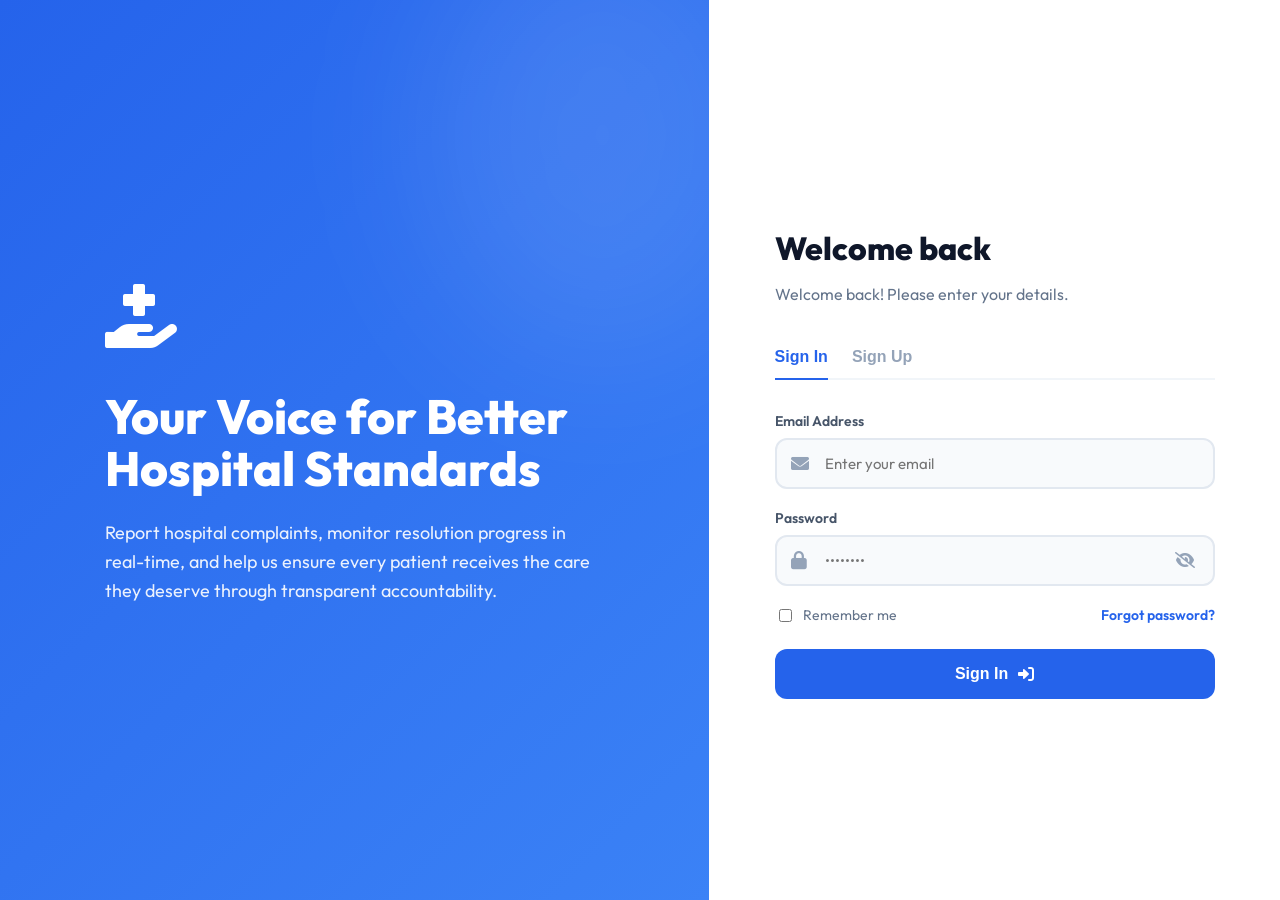
<file: frontend/notifications.html>
<!DOCTYPE html>
<html lang="en">

<head>
    <meta charset="UTF-8">
    <title>HCMS - Notifications</title>
    <meta name="viewport" content="width=device-width, initial-scale=1.0">
    <link href="https://fonts.googleapis.com/css2?family=Inter:wght@400;500;600;700&display=swap" rel="stylesheet">
    <link rel="stylesheet" href="https://cdnjs.cloudflare.com/ajax/libs/font-awesome/6.0.0/css/all.min.css">
    <link rel="stylesheet" href="css/modern-portal.css">
    <style>
        /* Internal page specific if needed */
    </style>
</head>

<body>
    <div class="portal-container">
        <!-- Sidebar injected here -->

        <main class="content-area">
            <div style="max-width: 700px; margin: 0 auto;">
                <div style="display: flex; justify-content: space-between; align-items: flex-end; margin-bottom: 32px;">
                    <div>
                        <h2 style="font-size: 28px; font-weight: 800; margin-bottom: 4px;">Notifications</h2>
                        <p style="color: var(--text-muted);">Stay updated with your activities.</p>
                    </div>
                    <div style="display: flex; gap: 12px;">
                        <button id="mark-all-read" class="action-btn" style="color: var(--primary);">
                            Mark all read
                        </button>
                        <button id="clear-all-notifs" class="action-btn" style="color: var(--danger);">
                            Clear all
                        </button>
                    </div>
                </div>

                <div id="notifications-list" class="modern-card" style="padding: 0; overflow: hidden;">
                    <div style="padding: 40px; text-align: center; color: var(--text-muted);">
                        <i class="fas fa-circle-notch fa-spin fa-2x"></i>
                        <p style="margin-top: 12px;">Loading notifications...</p>
                    </div>
                </div>
            </div>
        </main>
    </div>

    <script type="module">
        import { injectSidebar, updateNotificationDot } from './js/components/sidebar.js';
        import { fetchNotifications, markAllNotificationsRead, markNotificationRead, clearAllNotifications } from './js/api.js';

        injectSidebar('notifications');

        const user = JSON.parse(localStorage.getItem('hcmsUser'));
        if (!user || !user.id) {
            console.error('No logged in user found for notifications');
            window.location.href = 'login.html';
        }

        const loadNotifications = async () => {
            const container = document.getElementById('notifications-list');
            try {
                const notifs = await fetchNotifications(user.id);
                if (notifs.length === 0) {
                    container.innerHTML = '<div style="padding: 60px; text-align: center; color: var(--text-muted);"><i class="fas fa-bell-slash fa-3x" style="opacity: 0.2;"></i><p style="margin-top: 16px;">All caught up!</p></div>';
                    return;
                }

                container.innerHTML = '';
                notifs.forEach(n => {
                    const item = document.createElement('div');
                    item.className = `notif-item ${n.read ? '' : 'unread'}`;
                    
                    let type = 'DEFAULT';
                    let icon = 'fa-bell';

                    if (n.type === 'NEW_COMMENT') { icon = 'fa-comment'; type = 'NEW_COMMENT'; }
                    else if (n.type?.includes('UPVOTE')) { icon = 'fa-arrow-up'; type = 'UPVOTE'; }
                    else if (n.type === 'STATUS_UPDATE') { icon = 'fa-info-circle'; type = 'STATUS_UPDATE'; }
                    
                    item.setAttribute('data-type', type);

                    item.innerHTML = `
                        <div class="notif-icon">
                            <i class="fas ${icon}"></i>
                        </div>
                        <div style="flex-grow: 1;">
                            <div style="font-size: 15px; margin-bottom: 4px; font-weight: 500;">${n.message}</div>
                            <div style="font-size: 12px; color: var(--text-muted);">${new Date(n.createdAt).toLocaleString()}</div>
                        </div>
                    `;

                    item.onclick = async () => {
                        if (!n.read) {
                            await markNotificationRead(n.id);
                            loadNotifications();
                            updateNotificationDot();
                        }

                        // Contextual Redirection
                        if (n.referenceId) {
                            if (n.type === 'STATUS_UPDATE' || n.type === 'NEW_COMMENT' || n.type === 'NEW_COMPLAINT' || n.type?.includes('UPVOTE')) {
                                window.location.href = `feed.html?highlight=${n.referenceId}`;
                            }
                        }
                    };

                    container.appendChild(item);
                });
            } catch (e) {
                console.error('Detailed Notification Error:', e);
                container.innerHTML = `<div style="padding: 40px; text-align: center; color: var(--danger);">
                    <p>Failed to load notifications.</p>
                    <p style="font-size: 12px; margin-top: 8px;">${e.message}</p>
                </div>`;
            }
        };

        const markBtn = document.getElementById('mark-all-read');
        if (markBtn) {
            markBtn.onclick = async () => {
                await markAllNotificationsRead(user.id);
                loadNotifications();
                updateNotificationDot();
            };
        }

        const clearBtn = document.getElementById('clear-all-notifs');
        if (clearBtn) {
            clearBtn.onclick = async () => {
                if (confirm('Are you sure you want to clear all notifications?')) {
                    await clearAllNotifications(user.id);
                    loadNotifications();
                    updateNotificationDot();
                }
            };
        }

        loadNotifications();
    </script>
</body>

</html>
</file>
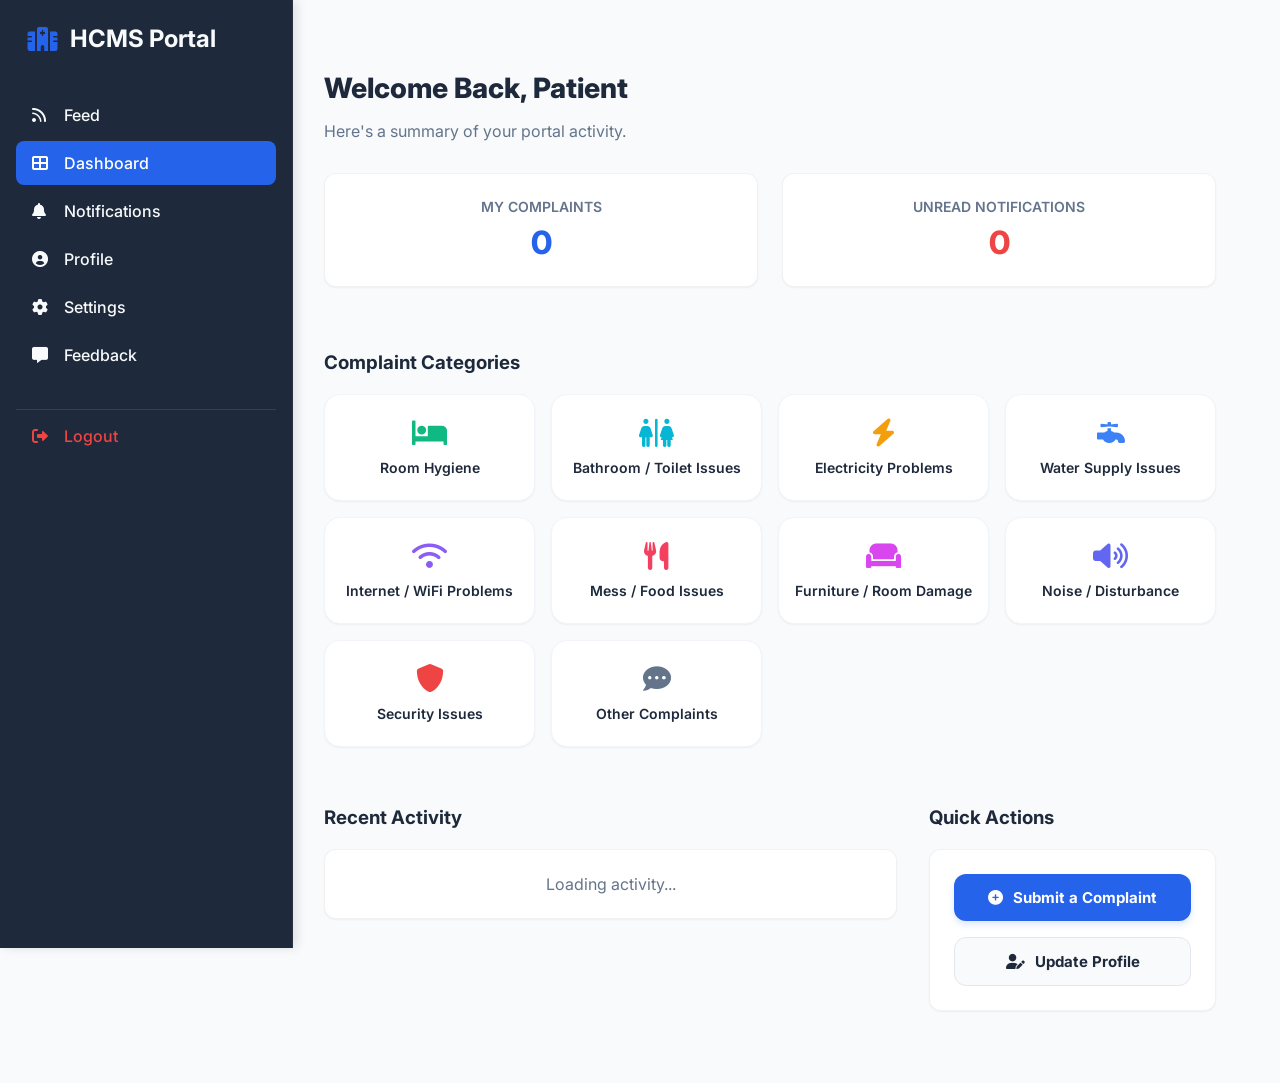
<file: frontend/patient-dashboard.html>
<!DOCTYPE html>
<html lang="en">

<head>
    <meta charset="UTF-8">
    <title>HCMS - Dashboard</title>
    <meta name="viewport" content="width=device-width, initial-scale=1.0">
    <link href="https://fonts.googleapis.com/css2?family=Inter:wght@400;500;600;700&display=swap" rel="stylesheet">
    <link rel="stylesheet" href="https://cdnjs.cloudflare.com/ajax/libs/font-awesome/6.0.0/css/all.min.css">
    <link rel="stylesheet" href="css/modern-portal.css">
</head>

<body>
    <div class="portal-container">
        <!-- Sidebar injected here -->

        <main class="content-area">
            <div style="max-width: 1000px; margin: 0 auto;">
                <header style="margin-bottom: 32px;">
                    <h2 style="font-size: 28px; font-weight: 800; margin-bottom: 4px;">Welcome Back, <span
                            id="user-name-greeting">Patient</span></h2>
                    <p style="color: var(--text-muted);">Here's a summary of your portal activity.</p>
                </header>

                <div
                    style="display: grid; grid-template-columns: repeat(auto-fit, minmax(240px, 1fr)); gap: 24px; margin-bottom: 40px;">
                    <div class="modern-card" style="text-align: center;">
                        <div
                            style="font-size: 14px; font-weight: 600; color: var(--text-muted); text-transform: uppercase; margin-bottom: 8px;">
                            My Complaints</div>
                        <div id="stat-my-complaints" style="font-size: 32px; font-weight: 800; color: var(--primary);">0
                        </div>
                    </div>
                    <div class="modern-card" style="text-align: center;">
                        <div
                            style="font-size: 14px; font-weight: 600; color: var(--text-muted); text-transform: uppercase; margin-bottom: 8px;">
                            Unread Notifications</div>
                        <div id="stat-unread-notifs" style="font-size: 32px; font-weight: 800; color: var(--danger);">0
                        </div>
                    </div>
                </div>

                <section style="margin-bottom: 40px;">
                    <h3 style="margin-bottom: 20px;">Complaint Categories</h3>
                    <div class="category-grid">
                        <a href="feed.html?category=Room Hygiene" class="category-card" data-category="Room Hygiene">
                            <i class="fas fa-bed"></i>
                            <span>Room Hygiene</span>
                        </a>
                        <a href="feed.html?category=Bathroom / Toilet Issues" class="category-card"
                            data-category="Bathroom / Toilet Issues">
                            <i class="fas fa-restroom"></i>
                            <span>Bathroom / Toilet Issues</span>
                        </a>
                        <a href="feed.html?category=Electricity Problems" class="category-card"
                            data-category="Electricity Problems">
                            <i class="fas fa-bolt"></i>
                            <span>Electricity Problems</span>
                        </a>
                        <a href="feed.html?category=Water Supply Issues" class="category-card"
                            data-category="Water Supply Issues">
                            <i class="fas fa-faucet"></i>
                            <span>Water Supply Issues</span>
                        </a>
                        <a href="feed.html?category=Internet / WiFi Problems" class="category-card"
                            data-category="Internet / WiFi Problems">
                            <i class="fas fa-wifi"></i>
                            <span>Internet / WiFi Problems</span>
                        </a>
                        <a href="feed.html?category=Mess / Food Issues" class="category-card"
                            data-category="Mess / Food Issues">
                            <i class="fas fa-utensils"></i>
                            <span>Mess / Food Issues</span>
                        </a>
                        <a href="feed.html?category=Furniture / Room Damage" class="category-card"
                            data-category="Furniture / Room Damage">
                            <i class="fas fa-couch"></i>
                            <span>Furniture / Room Damage</span>
                        </a>
                        <a href="feed.html?category=Noise / Disturbance" class="category-card"
                            data-category="Noise / Disturbance">
                            <i class="fas fa-volume-up"></i>
                            <span>Noise / Disturbance</span>
                        </a>
                        <a href="feed.html?category=Security Issues" class="category-card"
                            data-category="Security Issues">
                            <i class="fas fa-shield-alt"></i>
                            <span>Security Issues</span>
                        </a>
                        <a href="feed.html?category=Other Complaints" class="category-card"
                            data-category="Other Complaints">
                            <i class="fas fa-comment-dots"></i>
                            <span>Other Complaints</span>
                        </a>
                    </div>
                </section>

                <div style="display: grid; grid-template-columns: 2fr 1fr; gap: 32px;">
                    <section>
                        <h3 style="margin-bottom: 20px;">Recent Activity</h3>
                        <div id="recent-activity" class="modern-card" style="padding: 0;">
                            <div style="padding: 24px; text-align: center; color: var(--text-muted);">Loading
                                activity...</div>
                        </div>
                    </section>

                    <section>
                        <h3 style="margin-bottom: 20px;">Quick Actions</h3>
                        <div class="modern-card" style="display: flex; flex-direction: column; gap: 16px;">
                            <a href="feed.html" class="action-card-btn primary">
                                <i class="fas fa-plus-circle"></i>
                                Submit a Complaint
                            </a>
                            <a href="profile.html" class="action-card-btn secondary">
                                <i class="fas fa-user-edit"></i>
                                Update Profile
                            </a>
                        </div>
                    </section>
                </div>
            </div>
        </main>
    </div>

    <script type="module">
        import { injectSidebar } from './js/components/sidebar.js';
        import { fetchComplaintsFiltered, getUnreadNotificationCount } from './js/api.js';

        injectSidebar('dashboard');

        const user = JSON.parse(localStorage.getItem('hcmsUser'));
        if (user) {
            document.getElementById('user-name-greeting').textContent = user.fullName.split(' ')[0];
        }

        const loadStats = async () => {
            try {
                const complaints = await fetchComplaintsFiltered();
                const myComplaints = complaints.filter(c => c.user?.id === user.id);
                document.getElementById('stat-my-complaints').textContent = myComplaints.length;


                const unread = await getUnreadNotificationCount(user.id);
                document.getElementById('stat-unread-notifs').textContent = unread;

                // Load recent activity (mix of complaints and appointments)
                const container = document.getElementById('recent-activity');
                container.innerHTML = '';

                const activities = [
                    ...myComplaints.map(c => ({ type: 'COMPLAINT', title: c.title, date: c.createdAt, status: c.status })),
                ].sort((a, b) => new Date(b.date) - new Date(a.date)).slice(0, 5);

                if (activities.length === 0) {
                    container.innerHTML = '<div style="padding: 24px; text-align: center;">No recent activity.</div>';
                    return;
                }

                activities.forEach(act => {
                    const row = document.createElement('div');
                    row.style.cssText = 'padding: 16px 24px; border-bottom: 1px solid #f1f5f9; display: flex; justify-content: space-between; align-items: center;';
                    row.innerHTML = `
                        <div>
                            <div style="font-weight: 600; font-size: 14px;">${act.title}</div>
                            <div style="font-size: 12px; color: var(--text-muted);">${act.type} • ${new Date(act.date).toLocaleDateString()}</div>
                        </div>
                        <span class="status-badge status-${act.status}" style="font-size: 10px; padding: 4px 8px;">${act.status}</span>
                    `;
                    container.appendChild(row);
                });
            } catch (e) {
                console.error(e);
            }
        };

        loadStats();
    </script>
</body>

</html>
</file>
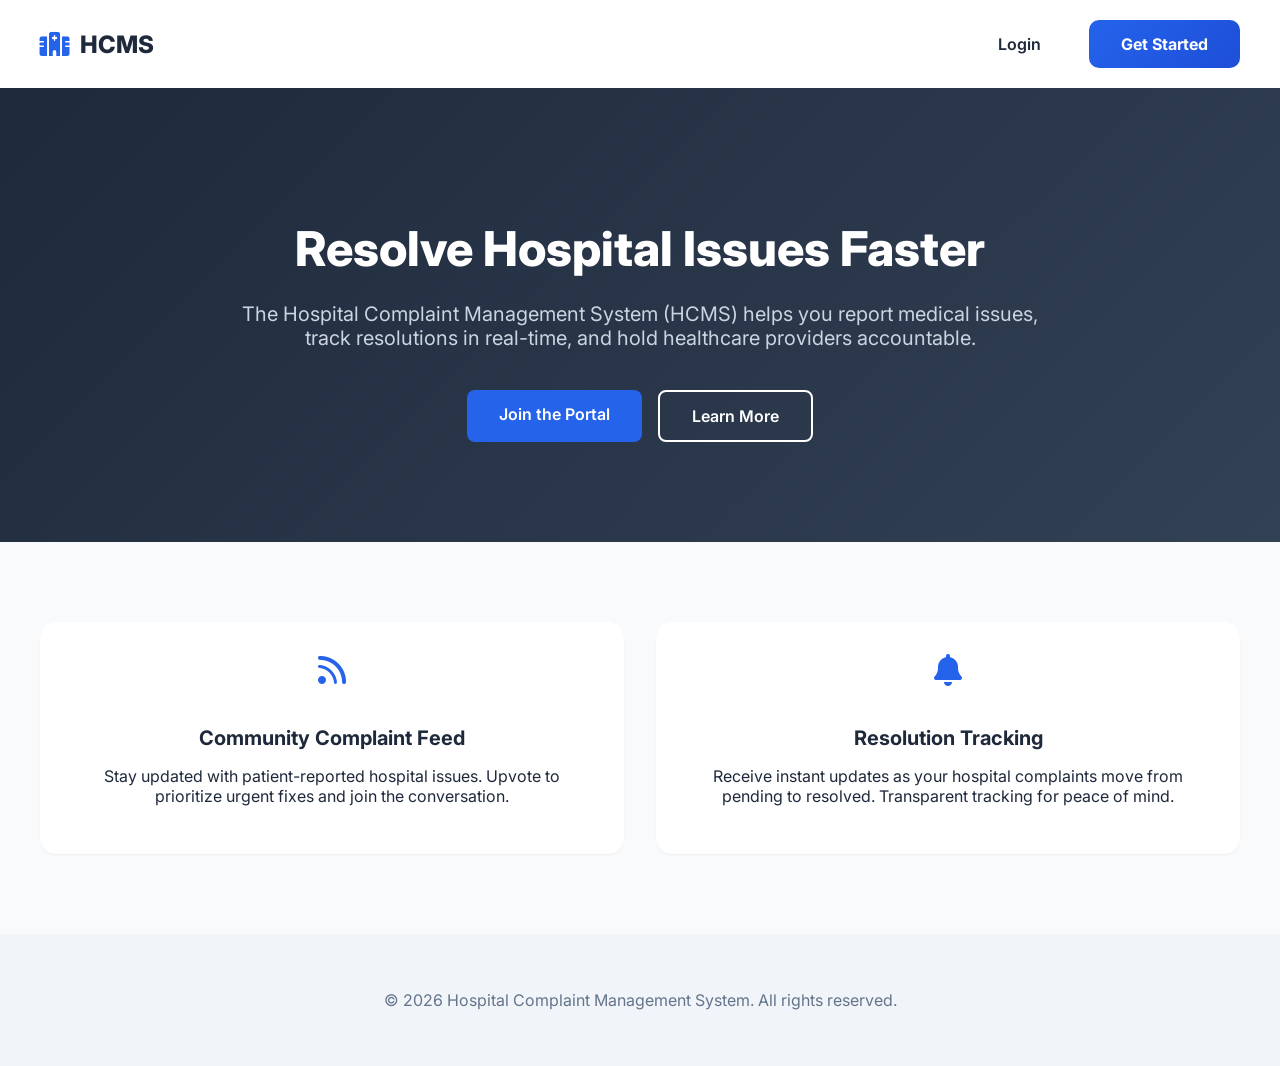
<file: frontend/profile-edit.html>
<!DOCTYPE html>
<html lang="en">
<head>
    <meta charset="UTF-8">
    <title>HCMS - Edit Profile</title>
    <meta name="viewport" content="width=device-width, initial-scale=1.0">
    <link href="https://fonts.googleapis.com/css2?family=Inter:wght@400;500;600;700&display=swap" rel="stylesheet">
    <link rel="stylesheet" href="https://cdnjs.cloudflare.com/ajax/libs/font-awesome/6.0.0/css/all.min.css">
    <link rel="stylesheet" href="css/modern-portal.css">
</head>
<body>
    <div class="portal-container">
        <!-- Sidebar injected here -->
        
        <main class="content-area">
            <div style="max-width: 800px; margin: 0 auto;">
                <header style="margin-bottom: 32px;">
                    <h2 style="font-size: 28px; font-weight: 800; margin-bottom: 4px;">Edit Profile</h2>
                    <p style="color: var(--text-muted);">Keep your contact and medical information up to date.</p>
                </header>

                <div class="modern-card">
                    <form id="profile-edit-form">
                        <div style="display: grid; grid-template-columns: 1fr 1fr; gap: 24px; margin-bottom: 24px;">
                            <div class="form-group">
                                <label style="display: block; font-size: 14px; font-weight: 600; margin-bottom: 8px;">Full Name</label>
                                <input type="text" id="edit-fullName" class="form-control" placeholder="Your full name" required>
                            </div>
                            <div class="form-group">
                                <label style="display: block; font-size: 14px; font-weight: 600; margin-bottom: 8px;">Phone Number</label>
                                <input type="text" id="edit-phone" class="form-control" placeholder="+1 234 567 890">
                            </div>
                            <div class="form-group">
                                <label style="display: block; font-size: 14px; font-weight: 600; margin-bottom: 8px;">Gender</label>
                                <select id="edit-gender" class="form-control">
                                    <option value="Male">Male</option>
                                    <option value="Female">Female</option>
                                    <option value="Other">Other</option>
                                </select>
                            </div>
                            <div class="form-group">
                                <label style="display: block; font-size: 14px; font-weight: 600; margin-bottom: 8px;">Date of Birth</label>
                                <input type="date" id="edit-dob" class="form-control">
                            </div>
                        </div>

                        <div class="form-group" style="margin-bottom: 24px;">
                            <label style="display: block; font-size: 14px; font-weight: 600; margin-bottom: 8px;">Address</label>
                            <input type="text" id="edit-address" class="form-control" placeholder="Street name and number">
                        </div>

                        <div style="display: grid; grid-template-columns: 1fr 1fr; gap: 24px; margin-bottom: 24px;">
                            <div class="form-group">
                                <label style="display: block; font-size: 14px; font-weight: 600; margin-bottom: 8px;">City</label>
                                <input type="text" id="edit-city" class="form-control">
                            </div>
                            <div class="form-group">
                                <label style="display: block; font-size: 14px; font-weight: 600; margin-bottom: 8px;">State</label>
                                <input type="text" id="edit-state" class="form-control">
                            </div>
                            <div class="form-group">
                                <label style="display: block; font-size: 14px; font-weight: 600; margin-bottom: 8px;">Blood Group</label>
                                <input type="text" id="edit-blood" class="form-control" placeholder="e.g. O+">
                            </div>
                            <div class="form-group">
                                <label style="display: block; font-size: 14px; font-weight: 600; margin-bottom: 8px;">Emergency Contact</label>
                                <input type="text" id="edit-emergency" class="form-control">
                            </div>
                        </div>

                        <div class="form-group" style="margin-bottom: 32px;">
                            <label style="display: block; font-size: 14px; font-weight: 600; margin-bottom: 8px;">Medical History</label>
                            <textarea id="edit-medical" class="form-control" style="height: 120px;" placeholder="Summarize your past medical conditions..."></textarea>
                        </div>

                        <div style="display: flex; gap: 12px; justify-content: flex-end; border-top: 1px solid #f1f5f9; padding-top: 24px;">
                            <a href="profile.html" class="btn-large" style="background: #f1f5f9; color: #1e293b; text-decoration: none;">Cancel</a>
                            <button type="submit" class="btn-submit" style="width: auto;">Save Changes</button>
                        </div>
                    </form>
                </div>
            </div>
        </main>
    </div>

    <script type="module" src="js/profile-edit.js"></script>
    <script type="module">
        import { injectSidebar } from './js/components/sidebar.js';
        injectSidebar('profile');
    </script>
</body>
</html>
</file>
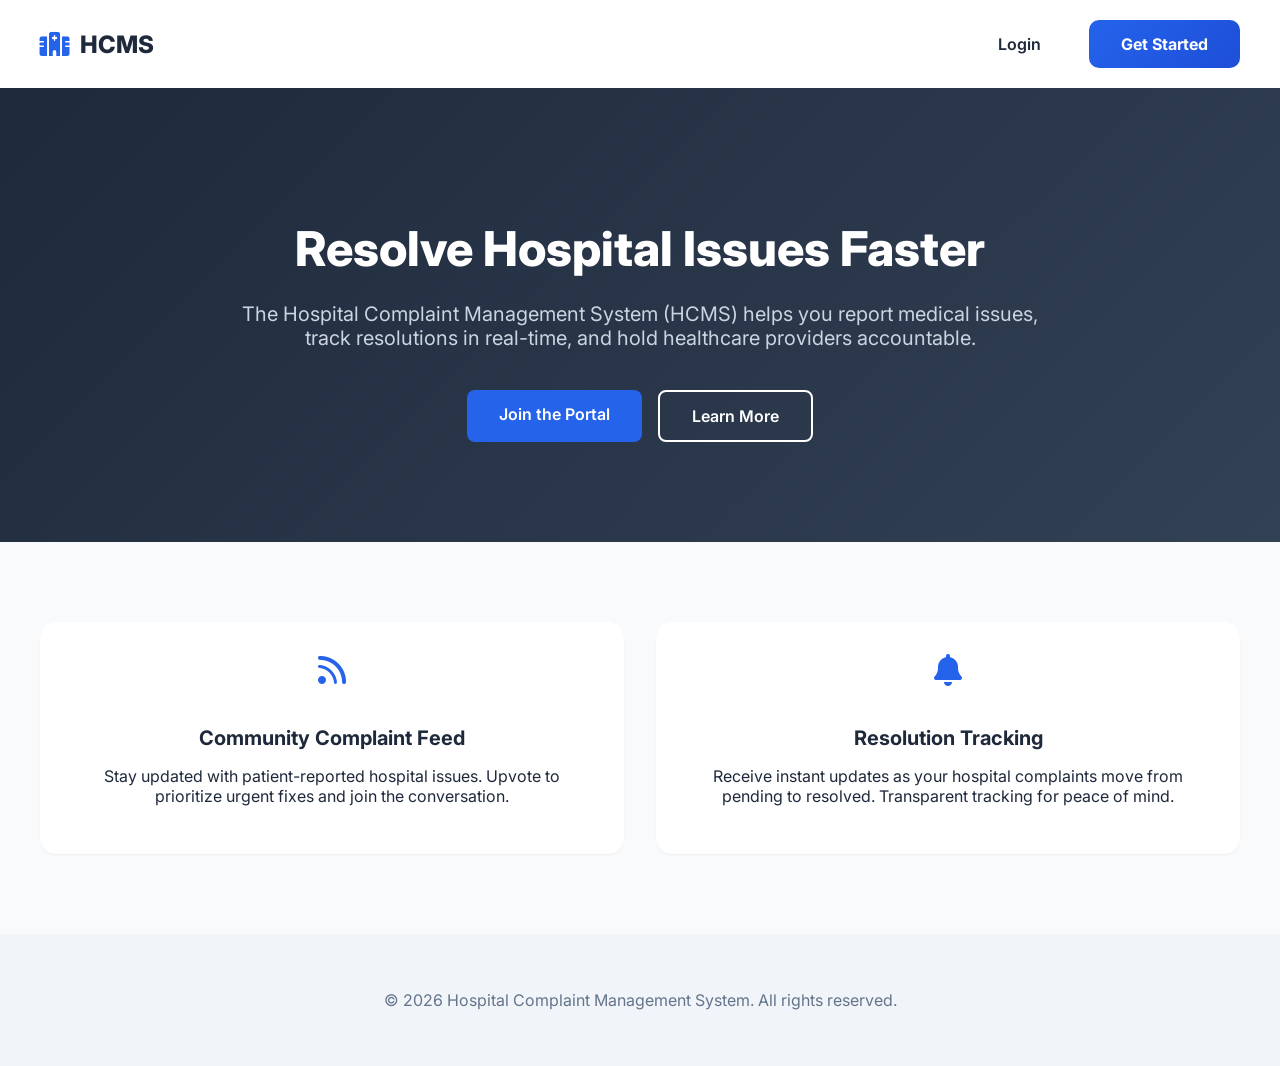
<file: frontend/profile.html>
<!DOCTYPE html>
<html lang="en">

<head>
    <meta charset="UTF-8">
    <title>HCMS - My Profile</title>
    <meta name="viewport" content="width=device-width, initial-scale=1.0">
    <link href="https://fonts.googleapis.com/css2?family=Inter:wght@400;500;600;700&display=swap" rel="stylesheet">
    <link rel="stylesheet" href="https://cdnjs.cloudflare.com/ajax/libs/font-awesome/6.0.0/css/all.min.css">
    <link rel="stylesheet" href="css/modern-portal.css">
</head>

<body>
    <div class="portal-container">
        <!-- Sidebar injected here -->

        <main class="content-area">
            <div style="max-width: 800px; margin: 0 auto;">
                <div style="display: flex; justify-content: space-between; align-items: flex-end; margin-bottom: 32px;">
                    <div>
                        <h2 style="font-size: 28px; font-weight: 800; margin-bottom: 4px;">My Profile</h2>
                        <p style="color: var(--text-muted);">Manage your personal information and medical history.</p>
                    </div>
                    <a href="profile-edit.html" class="btn-submit"
                        style="width: auto; padding: 10px 20px; text-decoration: none;">
                        <i class="fas fa-edit"></i> Edit Profile
                    </a>
                </div>

                <div class="modern-card profile-card"
                    style="padding: 0; overflow: hidden; border: none; box-shadow: var(--shadow-lg);">
                    <div class="profile-banner"
                        style="height: 160px; background: linear-gradient(135deg, var(--primary), #6366f1); position: relative;">
                    </div>

                    <div style="padding: 0 40px 40px; position: relative; margin-top: -50px;">
                        <div
                            style="display: flex; justify-content: space-between; align-items: flex-end; margin-bottom: 24px;">
                            <div id="profile-avatar"
                                style="width: 120px; height: 120px; border-radius: 50%; background: var(--bg-white); border: 5px solid var(--bg-white); display: flex; align-items: center; justify-content: center; font-size: 48px; font-weight: 800; color: var(--primary); box-shadow: var(--shadow-md); overflow: hidden;">
                                ?
                            </div>
                            <div style="display: flex; gap: 12px; margin-bottom: 10px;">
                                <a href="settings.html" class="secondary-btn"
                                    style="padding: 8px 16px; border-radius: 8px; text-decoration: none; font-size: 14px; font-weight: 600;">
                                    <i class="fas fa-cog"></i> Settings
                                </a>
                                <a href="profile-edit.html" class="btn-submit"
                                    style="width: auto; padding: 8px 16px; border-radius: 8px; text-decoration: none; font-size: 14px; font-weight: 600;">
                                    <i class="fas fa-edit"></i> Edit Profile
                                </a>
                            </div>
                        </div>

                        <div style="margin-bottom: 32px;">
                            <h3 id="profile-fullName" style="font-size: 28px; font-weight: 800; margin-bottom: 4px;">-
                            </h3>
                            <div style="display: flex; align-items: center; gap: 16px;">
                                <p id="profile-email"
                                    style="color: var(--text-muted); font-weight: 500; display: flex; align-items: center; gap: 6px;">
                                    <i class="far fa-envelope"></i> -
                                </p>
                                <span id="profile-role" class="status-badge"
                                    style="background: rgba(37, 99, 235, 0.1); color: var(--primary); font-size: 11px; font-weight: 700; border-radius: 50px;">PATIENT</span>
                            </div>
                        </div>

                        <div
                            style="display: grid; grid-template-columns: repeat(auto-fit, minmax(200px, 1fr)); gap: 32px; padding-top: 32px; border-top: 1px solid var(--border-light);">
                            <div class="info-group">
                                <label
                                    style="display: block; font-size: 12px; font-weight: 700; color: var(--text-muted); text-transform: uppercase; letter-spacing: 0.05em; margin-bottom: 8px;">Phone
                                    Number</label>
                                <div id="profile-phone" style="font-weight: 600; color: var(--text-main);">-</div>
                            </div>
                            <div class="info-group">
                                <label
                                    style="display: block; font-size: 12px; font-weight: 700; color: var(--text-muted); text-transform: uppercase; letter-spacing: 0.05em; margin-bottom: 8px;">Gender</label>
                                <div id="profile-gender" style="font-weight: 600; color: var(--text-main);">-</div>
                            </div>
                            <div class="info-group">
                                <label
                                    style="display: block; font-size: 12px; font-weight: 700; color: var(--text-muted); text-transform: uppercase; letter-spacing: 0.05em; margin-bottom: 8px;">Blood
                                    Group</label>
                                <div id="profile-blood" style="font-weight: 600; color: var(--danger);">-</div>
                            </div>
                            <div class="info-group">
                                <label
                                    style="display: block; font-size: 12px; font-weight: 700; color: var(--text-muted); text-transform: uppercase; letter-spacing: 0.05em; margin-bottom: 8px;">Date
                                    of Birth</label>
                                <div id="profile-dob" style="font-weight: 600; color: var(--text-main);">-</div>
                            </div>
                            <div class="info-group" style="grid-column: 1 / -1;">
                                <label
                                    style="display: block; font-size: 12px; font-weight: 700; color: var(--text-muted); text-transform: uppercase; letter-spacing: 0.05em; margin-bottom: 8px;">Current
                                    Address</label>
                                <div id="profile-address-full" style="font-weight: 600; color: var(--text-main);">-
                                </div>
                            </div>
                            <div class="info-group" style="grid-column: 1 / -1;">
                                <label
                                    style="display: block; font-size: 12px; font-weight: 700; color: var(--text-muted); text-transform: uppercase; letter-spacing: 0.05em; margin-bottom: 8px;">Medical
                                    History</label>
                                <div id="profile-medical"
                                    style="font-weight: 500; background: var(--bg-light); padding: 20px; border-radius: 12px; color: var(--text-main); line-height: 1.6; border: 1px solid var(--border-light);">
                                    -</div>
                            </div>
                        </div>
                    </div>
                </div>
            </div>
        </main>
    </div>

    <script type="module" src="js/profile.js"></script>
    <script type="module">
        import { injectSidebar } from './js/components/sidebar.js';
        injectSidebar('profile');
    </script>
</body>

</html>
</file>
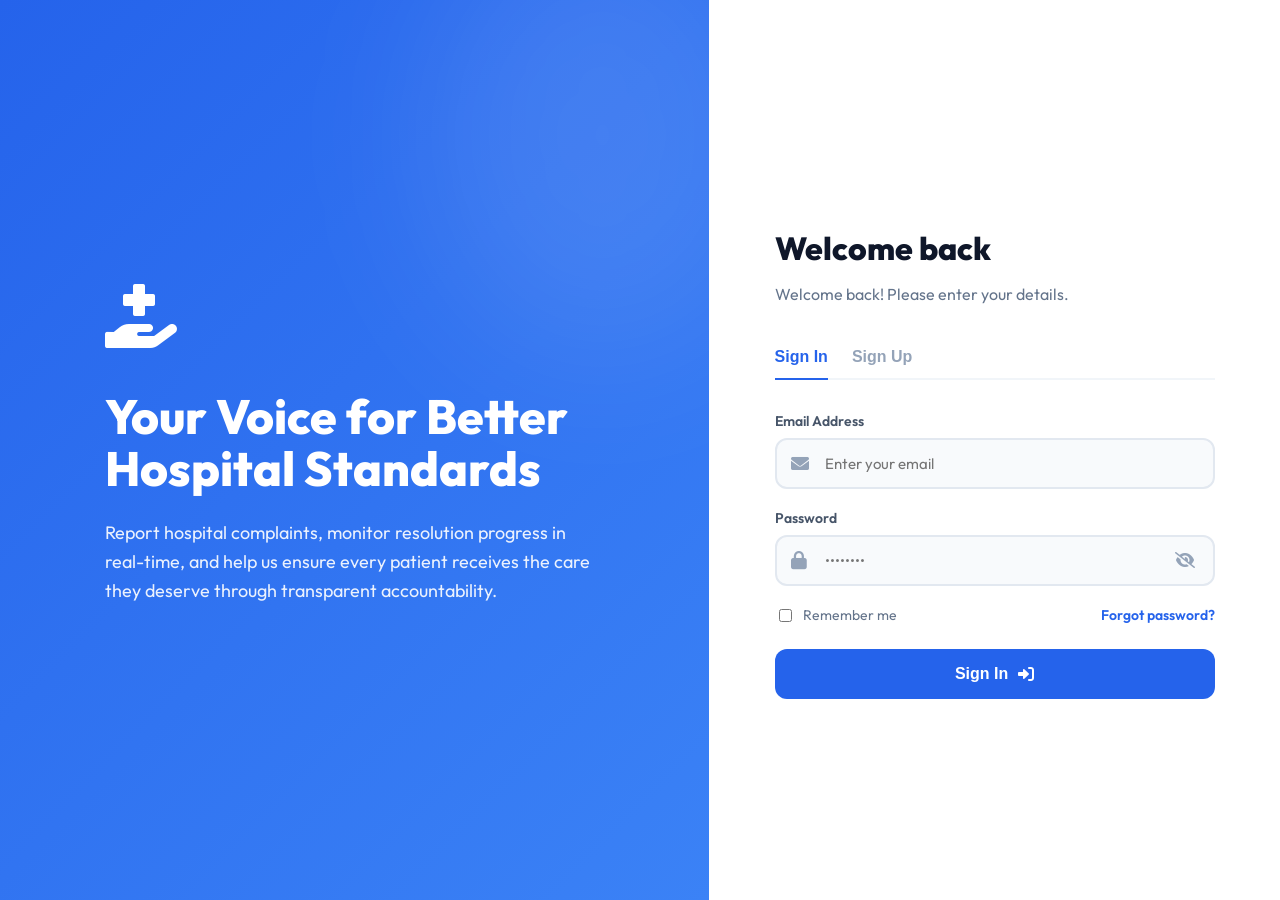
<file: frontend/settings.html>
<!DOCTYPE html>
<html lang="en">

<head>
    <meta charset="UTF-8">
    <title>HCMS - Settings</title>
    <meta name="viewport" content="width=device-width, initial-scale=1.0">
    <link href="https://fonts.googleapis.com/css2?family=Inter:wght@400;500;600;700&display=swap" rel="stylesheet">
    <link rel="stylesheet" href="https://cdnjs.cloudflare.com/ajax/libs/font-awesome/6.0.0/css/all.min.css">
    <link rel="stylesheet" href="css/modern-portal.css">
</head>

<body>
    <div class="portal-container">
        <!-- Sidebar injected here -->

        <main class="content-area">
            <div style="max-width: 800px; margin: 0 auto;">
                <header style="margin-bottom: 32px;">
                    <h2 style="font-size: 28px; font-weight: 800; margin-bottom: 4px;">Settings</h2>
                    <p style="color: var(--text-muted);">Manage your application preferences and account security.</p>
                </header>

                <div class="modern-card" style="margin-bottom: 24px;">
                    <h3 style="font-size: 18px; margin-bottom: 20px; display: flex; align-items: center; gap: 10px;">
                        <i class="fas fa-paint-brush" style="color: var(--primary);"></i> Appearance
                    </h3>
                    <div class="form-group">
                        <label style="display: block; font-weight: 600; margin-bottom: 12px;">Theme Preference</label>
                        <div
                            style="display: grid; grid-template-columns: repeat(auto-fit, minmax(150px, 1fr)); gap: 12px;">
                            <div class="theme-option" data-value="light"
                                style="padding: 16px; border: 2px solid var(--border-light); border-radius: 12px; cursor: pointer; text-align: center;">
                                <i class="fas fa-sun fa-2x" style="margin-bottom: 8px; color: #f59e0b;"></i>
                                <div style="font-weight: 600;">Light</div>
                            </div>
                            <div class="theme-option" data-value="dark"
                                style="padding: 16px; border: 2px solid var(--border-light); border-radius: 12px; cursor: pointer; text-align: center;">
                                <i class="fas fa-moon fa-2x" style="margin-bottom: 8px; color: var(--primary);"></i>
                                <div style="font-weight: 600;">Dark</div>
                            </div>
                            <div class="theme-option" data-value="system"
                                style="padding: 16px; border: 2px solid var(--border-light); border-radius: 12px; cursor: pointer; text-align: center;">
                                <i class="fas fa-desktop fa-2x"
                                    style="margin-bottom: 8px; color: var(--secondary);"></i>
                                <div style="font-weight: 600;">System</div>
                            </div>
                        </div>
                    </div>
                </div>

                <div class="modern-card" style="margin-bottom: 24px;">
                    <h3 style="font-size: 18px; margin-bottom: 20px; display: flex; align-items: center; gap: 10px;">
                        <i class="fas fa-bell" style="color: var(--warning);"></i> Notifications
                    </h3>
                    <div style="display: flex; flex-direction: column; gap: 16px;">
                        <div
                            style="display: flex; justify-content: space-between; align-items: center; padding: 12px 0; border-bottom: 1px solid var(--border-light);">
                            <div>
                                <div style="font-weight: 600;">Email Notifications</div>
                                <div style="font-size: 13px; color: var(--text-muted);">Receive updates about your
                                    complaints via email</div>
                            </div>
                            <label class="switch">
                                <input type="checkbox" id="notif-email" checked>
                                <span class="slider round"></span>
                            </label>
                        </div>
                        <div
                            style="display: flex; justify-content: space-between; align-items: center; padding: 12px 0;">
                            <div>
                                <div style="font-weight: 600;">Push Notifications</div>
                                <div style="font-size: 13px; color: var(--text-muted);">Receive real-time alerts in this
                                    browser</div>
                            </div>
                            <label class="switch">
                                <input type="checkbox" id="notif-push" checked>
                                <span class="slider round"></span>
                            </label>
                        </div>
                    </div>
                </div>

                <div class="modern-card">
                    <h3 style="font-size: 18px; margin-bottom: 20px; display: flex; align-items: center; gap: 10px;">
                        <i class="fas fa-shield-alt" style="color: var(--success);"></i> Privacy
                    </h3>
                    <div style="display: flex; justify-content: space-between; align-items: center;">
                        <div>
                            <div style="font-weight: 600;">Public Profile</div>
                            <div style="font-size: 13px; color: var(--text-muted);">Allow other patients to see your
                                name in the feed</div>
                        </div>
                        <label class="switch">
                            <input type="checkbox" id="privacy-profile" checked>
                            <span class="slider round"></span>
                        </label>
                    </div>
                </div>

                <div style="margin-top: 32px; display: flex; justify-content: flex-end; gap: 12px;">
                    <button id="reset-settings" class="secondary-btn"
                        style="padding: 12px 24px; border-radius: 10px;">Reset to Defaults</button>
                    <button id="save-settings" class="btn-submit" style="width: auto; padding: 12px 32px;">Save
                        Changes</button>
                </div>
            </div>
        </main>
    </div>

    <!-- Styles for switches (simplified for now, can be moved to modern-portal.css) -->
    <style>
        .switch {
            position: relative;
            display: inline-block;
            width: 44px;
            height: 24px;
        }

        .switch input {
            opacity: 0;
            width: 0;
            height: 0;
        }

        .slider {
            position: absolute;
            cursor: pointer;
            top: 0;
            left: 0;
            right: 0;
            bottom: 0;
            background-color: #cbd5e1;
            transition: .4s;
            border-radius: 24px;
        }

        .slider:before {
            position: absolute;
            content: "";
            height: 18px;
            width: 18px;
            left: 3px;
            bottom: 3px;
            background-color: white;
            transition: .4s;
            border-radius: 50%;
        }

        input:checked+.slider {
            background-color: var(--primary);
        }

        input:checked+.slider:before {
            transform: translateX(20px);
        }

        .theme-option.active {
            border-color: var(--primary) !important;
            background: rgba(37, 99, 235, 0.05);
        }
    </style>

    <script type="module" src="js/settings.js"></script>
    <script type="module">
        import { injectSidebar } from './js/components/sidebar.js';
        injectSidebar('settings');
    </script>
</body>

</html>
</file>
<file: frontend/css/modern-portal.css>
:root {
    --primary: #2563eb;
    --primary-hover: #1d4ed8;
    --secondary: #64748b;
    --success: #22c55e;
    --danger: #ef4444;
    --warning: #f59e0b;
    --info: #0ea5e9;
    --bg-light: #f8fafc;
    --bg-white: #ffffff;
    --text-main: #1e293b;
    --text-muted: #64748b;
    --sidebar-bg: #1e293b;
    --sidebar-text: #f8fafc;
    --sidebar-active: #334155;
    --border-light: #f1f5f9;
    --border-main: #e2e8f0;
    --shadow-sm: 0 1px 2px 0 rgb(0 0 0 / 0.05);
    --shadow-md: 0 4px 6px -1px rgb(0 0 0 / 0.1), 0 2px 4px -2px rgb(0 0 0 / 0.1);
    --shadow-lg: 0 10px 15px -3px rgb(0 0 0 / 0.1), 0 4px 6px -4px rgb(0 0 0 / 0.1);
    --radius-md: 12px;
    --radius-lg: 16px;
    --font-inter: 'Inter', system-ui, -apple-system, sans-serif;
    --transition: all 0.3s ease;
}

[data-theme="dark"] {
    --bg-light: #0f172a;
    --bg-white: #1e293b;
    --text-main: #f1f5f9;
    --text-muted: #94a3b8;
    --sidebar-bg: #020617;
    --sidebar-active: #1e293b;
    --border-light: #334155;
    --border-main: #475569;
    --shadow-sm: 0 1px 2px 0 rgb(0 0 0 / 0.3);
    --shadow-md: 0 4px 6px -1px rgb(0 0 0 / 0.4), 0 2px 4px -2px rgb(0 0 0 / 0.4);
    --shadow-lg: 0 10px 15px -3px rgb(0 0 0 / 0.5), 0 4px 6px -4px rgb(0 0 0 / 0.5);
}

body {
    background-color: var(--bg-light);
    color: var(--text-main);
    font-family: var(--font-inter);
    margin: 0;
    transition: var(--transition);
}

.portal-container {
    display: flex;
    min-height: 100vh;
}

/* Sidebar Styling */
.fixed-sidebar {
    width: 260px;
    background-color: var(--sidebar-bg);
    color: var(--sidebar-text);
    position: fixed;
    height: 100vh;
    left: 0;
    top: 0;
    display: flex;
    flex-direction: column;
    padding: 24px 16px;
    z-index: 1000;
    box-shadow: 4px 0 10px rgba(0, 0, 0, 0.1);
    border-right: 1px solid rgba(255, 255, 255, 0.05);
}

.sidebar-logo {
    font-size: 24px;
    font-weight: 700;
    margin-bottom: 40px;
    padding: 0 12px;
    display: flex;
    align-items: center;
    gap: 12px;
}

.sidebar-logo i {
    color: var(--primary);
}

.sidebar-nav {
    flex-grow: 1;
}

.nav-item {
    display: flex;
    align-items: center;
    gap: 12px;
    padding: 12px 16px;
    margin-bottom: 4px;
    border-radius: 8px;
    text-decoration: none;
    color: var(--sidebar-text);
    transition: all 0.2s;
    font-weight: 500;
    position: relative;
}

.nav-item i {
    width: 20px;
}

.nav-item:hover {
    background-color: var(--sidebar-active);
}

.nav-item.active {
    background-color: var(--primary);
    color: white;
}

.nav-item .badge {
    position: absolute;
    right: 16px;
    background-color: var(--danger);
    color: white;
    font-size: 10px;
    width: 8px;
    height: 8px;
    border-radius: 50%;
}

.sidebar-footer {
    padding-top: 24px;
    margin-top: auto;
    /* Ensure it stays at bottom but with space */
    border-top: 1px solid rgba(255, 255, 255, 0.1);
}

/* Content Area */
.content-area {
    margin-left: 260px;
    flex-grow: 1;
    padding: 48px 64px;
    /* Increased padding for premium gutter feel */
    max-width: 1400px;
    margin-right: auto;
    position: relative;
    box-sizing: border-box;
}

@media (max-width: 1024px) {
    .content-area {
        padding: 32px 40px;
    }
}

/* Cards */
.modern-card {
    background: var(--bg-white);
    border-radius: var(--radius-md);
    box-shadow: var(--shadow-sm);
    padding: 24px;
    margin-bottom: 24px;
    border: 1px solid rgba(0, 0, 0, 0.05);
    transition: all 0.3s;
}

.modern-card:hover {
    box-shadow: var(--shadow-md);
}

/* Feed Components */
.feed-post {
    max-width: 600px;
    margin: 0 auto 24px;
}

.post-header {
    display: flex;
    align-items: center;
    gap: 12px;
    margin-bottom: 16px;
}

.post-user-img {
    width: 44px;
    height: 44px;
    border-radius: 50%;
    background-color: #e2e8f0;
}

.post-user-info .name {
    font-weight: 600;
    font-size: 15px;
    display: block;
}

.post-user-info .time {
    font-size: 13px;
    color: var(--text-muted);
}

.post-title {
    font-size: 18px;
    font-weight: 700;
    margin-bottom: 8px;
}

.post-content {
    font-size: 15px;
    line-height: 1.6;
    margin-bottom: 16px;
}

.post-media {
    width: 100%;
    border-radius: var(--radius-md);
    margin-bottom: 16px;
    max-height: 400px;
    object-fit: cover;
}

.post-actions {
    display: flex;
    border-top: 1px solid #f1f5f9;
    padding-top: 12px;
    gap: 20px;
}

.action-btn {
    display: flex;
    align-items: center;
    gap: 8px;
    background: transparent;
    border: none;
    color: var(--text-muted);
    font-weight: 500;
    cursor: pointer;
    transition: all 0.2s;
    font-size: 14px;
}

.action-btn:hover {
    color: var(--primary);
}

.action-btn.active {
    color: var(--primary);
    background: rgba(37, 99, 235, 0.1);
    border-radius: 6px;
    padding: 4px 8px;
    margin: -4px -8px;
    /* Offset padding to prevent jumping layout */
}

.status-badge {
    padding: 6px 12px;
    border-radius: 20px;
    font-size: 12px;
    font-weight: 600;
    text-transform: uppercase;
}

.status-PENDING {
    background: #fee2e2;
    color: #ef4444;
}

.status-IN_PROGRESS {
    background: #fef3c7;
    color: #d97706;
}

.status-RESOLVED {
    background: #dcfce7;
    color: #16a34a;
}

/* Appointment Statuses */
.status-BOOKED {
    background: #e0f2fe;
    color: #0369a1;
}

.status-CANCELLED {
    background: #fee2e2;
    color: #991b1b;
}

.status-COMPLETED {
    background: #dcfce7;
    color: #166534;
}

/* Form Controls */
.form-group {
    margin-bottom: 20px;
}

.form-group label {
    display: block;
    font-size: 14px;
    font-weight: 600;
    margin-bottom: 8px;
    color: var(--text-main);
}

.form-control {
    width: 100%;
    padding: 12px 16px;
    border: 1px solid #e2e8f0;
    border-radius: 10px;
    font-size: 15px;
    font-family: var(--font-inter);
    transition: all 0.2s;
    background: var(--bg-white);
    color: var(--text-main);
    box-sizing: border-box;
}

.form-control:focus {
    outline: none;
    border-color: var(--primary);
    box-shadow: 0 0 0 3px rgba(37, 99, 235, 0.1);
}

.form-control::placeholder {
    color: #94a3b8;
}

.image-upload-area {
    border: 2px dashed #cbd5e1;
    border-radius: var(--radius-md);
    background: #f8fafc;
    text-align: center;
    padding: 32px 16px;
    cursor: pointer;
    transition: all 0.2s;
    position: relative;
    overflow: hidden;
}

.image-upload-area:hover,
.image-upload-area.dragover {
    border-color: var(--primary);
    background: rgba(37, 99, 235, 0.05);
}

.upload-placeholder {
    pointer-events: none;
    display: flex;
    flex-direction: column;
    align-items: center;
}

/* Buttons */
.btn-submit {
    width: 100%;
    padding: 14px;
    background: linear-gradient(135deg, var(--primary), var(--primary-hover));
    color: white;
    border: none;
    border-radius: 10px;
    font-weight: 700;
    font-size: 16px;
    cursor: pointer;
    transition: all 0.3s;
    display: flex;
    align-items: center;
    justify-content: center;
    gap: 8px;
}

.btn-submit:hover {
    transform: translateY(-2px);
    box-shadow: 0 4px 12px rgba(37, 99, 235, 0.25);
    filter: brightness(1.1);
}

/* Quick Action Dashboard Buttons */
.action-card-btn {
    text-decoration: none;
    text-align: center;
    padding: 14px;
    border-radius: 12px;
    font-weight: 700;
    transition: all 0.3s cubic-bezier(0.4, 0, 0.2, 1);
    display: flex;
    align-items: center;
    justify-content: center;
    gap: 10px;
    font-size: 15px;
}

.action-card-btn.primary {
    background: var(--primary);
    color: white;
    box-shadow: 0 4px 6px rgba(37, 99, 235, 0.15);
}

.action-card-btn.primary:hover {
    background: var(--primary-hover);
    transform: translateY(-3px);
    box-shadow: 0 8px 15px rgba(37, 99, 235, 0.25);
}

.action-card-btn.secondary {
    background: var(--bg-light);
    color: var(--text-main);
    border: 1px solid var(--border-main);
}

.action-card-btn.secondary:hover {
    background: var(--border-light);
    transform: translateY(-3px);
    box-shadow: var(--shadow-md);
    border-color: var(--primary);
}

.btn-large {
    padding: 12px 24px;
    border-radius: 10px;
    font-weight: 600;
    cursor: pointer;
    transition: all 0.2s;
    border: none;
}

.btn {
    padding: 8px 16px;
    border-radius: 8px;
    font-weight: 600;
    cursor: pointer;
    transition: all 0.2s;
    border: none;
    font-size: 14px;
    display: flex;
    align-items: center;
    justify-content: center;
    gap: 6px;
}

.secondary-btn {
    background: var(--border-light);
    color: var(--text-main);
}

.secondary-btn:hover {
    background: #e2e8f0;
}

/* Tables & Admin Components */
.card-table {
    width: 100%;
    border-collapse: separate;
    border-spacing: 0;
}

.card-row {
    display: flex;
    align-items: center;
    padding: 16px;
    background: var(--bg-white);
    border-radius: 12px;
    margin-bottom: 12px;
    border: 1px solid #f1f5f9;
    transition: all 0.2s;
}

.card-row:hover {
    border-color: var(--primary);
    transform: translateX(4px);
    box-shadow: var(--shadow-sm);
}

.card-row-main {
    flex: 1;
}

.card-row-title {
    font-weight: 600;
    font-size: 15px;
    margin-bottom: 4px;
}

.card-row-meta {
    font-size: 13px;
    color: var(--text-muted);
    display: flex;
    gap: 12px;
}

.card-row-actions {
    display: flex;
    gap: 8px;
}

/* Stats Grid */
.stats-grid {
    display: grid;
    grid-template-columns: repeat(auto-fit, minmax(200px, 1fr));
    gap: 20px;
    margin-bottom: 32px;
}

.stat-card {
    background: var(--bg-white);
    padding: 24px;
    border-radius: 16px;
    border: 1px solid var(--border-light);
    box-shadow: var(--shadow-sm);
}

.stat-card h3 {
    font-size: 14px;
    color: var(--text-muted);
    font-weight: 600;
    margin-bottom: 8px;
}

.stat-number {
    font-size: 28px;
    font-weight: 800;
    color: var(--text-main);
}

/* Status Action Buttons */
.status-action-group {
    display: flex;
    gap: 8px;
    background: var(--bg-light);
    padding: 4px;
    border-radius: 12px;
    width: fit-content;
    border: 1px solid var(--border-light);
}

.status-action-btn {
    width: 36px;
    height: 36px;
    border-radius: 8px;
    border: none;
    background: transparent;
    color: var(--secondary);
    cursor: pointer;
    transition: all 0.2s;
    display: flex;
    align-items: center;
    justify-content: center;
    font-size: 16px;
}

.status-action-btn:hover {
    background: #e2e8f0;
    color: var(--text-main);
}

.status-action-btn.active {
    background: white;
    box-shadow: var(--shadow-sm);
}

.status-action-btn.staged {
    box-shadow: 0 0 0 2px var(--primary);
    transform: scale(1.1);
}

.status-action-btn[data-status="PENDING"].active,
.status-action-btn[data-status="PENDING"].staged {
    color: var(--danger);
}

.status-action-btn[data-status="IN_PROGRESS"].active,
.status-action-btn[data-status="IN_PROGRESS"].staged {
    color: var(--warning);
}

.status-action-btn[data-status="RESOLVED"].active,
.status-action-btn[data-status="RESOLVED"].staged {
    color: var(--success);
}

/* Confirmation Group */
.status-confirm-group {
    display: flex;
    gap: 8px;
    align-items: center;
}

.status-confirm-btn {
    width: 30px;
    height: 30px;
    border-radius: 50%;
    border: none;
    cursor: pointer;
    display: flex;
    align-items: center;
    justify-content: center;
    font-size: 14px;
    transition: all 0.2s;
}

.status-confirm-btn.confirm {
    background: var(--success);
    color: white;
}

.status-confirm-btn.cancel {
    background: #e2e8f0;
    color: var(--text-muted);
}

.status-confirm-btn:hover {
    transform: scale(1.1);
}

/* Sidebar Notification Popover */
.notif-popover {
    position: absolute;
    left: 270px;
    background: white;
    padding: 8px 16px;
    border-radius: 8px;
    box-shadow: var(--shadow-lg);
    font-size: 13px;
    color: var(--text-main);
    white-space: nowrap;
    z-index: 1001;
    display: none;
    pointer-events: none;
}

.nav-item:hover .notif-popover {
    display: block;
}

@keyframes spin {
    to {
        transform: rotate(360deg);
    }
}

.status-action-btn.active .fa-spinner,
.status-action-btn.staged .fa-spinner {
    animation: spin 2s linear infinite;
}

/* Notifications Page Components */
.notif-item {
    padding: 20px;
    border-bottom: 1px solid var(--border-light);
    display: flex;
    gap: 16px;
    transition: background 0.2s;
    cursor: pointer;
    background: var(--bg-white);
}

.notif-item:hover {
    background: var(--bg-light);
}

.notif-item.unread {
    background: rgba(37, 99, 235, 0.05);
    border-left: 4px solid var(--primary);
}

.notif-icon {
    width: 40px;
    height: 40px;
    border-radius: 50%;
    display: flex;
    align-items: center;
    justify-content: center;
    font-size: 18px;
    flex-shrink: 0;
}

/* Notification Types Theme-Aware */
.notif-item[data-type="NEW_COMMENT"] .notif-icon {
    background: rgba(34, 197, 94, 0.15);
    color: #22c55e;
}

.notif-item[data-type*="UPVOTE"] .notif-icon {
    background: rgba(245, 158, 11, 0.15);
    color: #f59e0b;
}

.notif-item[data-type="STATUS_UPDATE"] .notif-icon {
    background: rgba(14, 165, 233, 0.15);
    color: #0ea5e9;
}

.notif-item[data-type="DEFAULT"] .notif-icon {
    background: var(--border-light);
    color: var(--text-muted);
}

/* Toast Notifications */
.toast-container {
    position: fixed;
    top: 24px;
    left: 50%;
    transform: translateX(-50%);
    z-index: 9999;
    display: flex;
    flex-direction: column;
    gap: 12px;
    pointer-events: none;
    align-items: center;
}

.toast-notification {
    background: white;
    padding: 16px 20px;
    border-radius: 12px;
    box-shadow: 0 10px 25px -5px rgba(0, 0, 0, 0.1), 0 8px 10px -6px rgba(0, 0, 0, 0.1);
    display: flex;
    align-items: center;
    gap: 16px;
    min-width: 350px;
    max-width: 500px;
    cursor: pointer;
    pointer-events: auto;
    animation: slideDown 0.4s cubic-bezier(0.68, -0.55, 0.265, 1.55);
    border-left: 4px solid var(--primary);
    transition: all 0.2s;
}

.toast-notification:hover {
    transform: translateY(-2px);
    box-shadow: 0 20px 25px -5px rgba(0, 0, 0, 0.1), 0 10px 10px -5px rgba(0, 0, 0, 0.04);
}

.toast-icon {
    width: 40px;
    height: 40px;
    border-radius: 10px;
    background: #eff6ff;
    color: var(--primary);
    display: flex;
    align-items: center;
    justify-content: center;
    font-size: 18px;
    flex-shrink: 0;
}

.toast-content {
    flex-grow: 1;
}

.toast-title {
    font-weight: 700;
    font-size: 14px;
    margin-bottom: 2px;
    color: var(--text-main);
}

.toast-message {
    font-size: 13px;
    color: var(--text-muted);
    line-height: 1.4;
}

@keyframes slideDown {
    from {
        transform: translateY(-100%);
        opacity: 0;
    }

    to {
        transform: translateY(0);
        opacity: 1;
    }
}

@keyframes slideInRight {
    from {
        transform: translateX(100%);
        opacity: 0;
    }

    to {
        transform: translateX(0);
        opacity: 1;
    }
}

@keyframes fadeOut {
    to {
        opacity: 0;
        transform: scale(0.95);
    }
}

/* Feed Highlighting */
.feed-post-highlight {
    animation: highlightPulse 2s ease-out;
    border: 2px solid var(--primary) !important;
}

@keyframes highlightPulse {
    0% {
        transform: scale(1);
        box-shadow: 0 0 0 0 rgba(37, 99, 235, 0.4);
    }

    30% {
        transform: scale(1.02);
        box-shadow: 0 0 0 20px rgba(37, 99, 235, 0);
    }

    100% {
        transform: scale(1);
        box-shadow: 0 0 0 0 rgba(37, 99, 235, 0);
    }
}

/* Action Menu (Three Dots) */
.action-menu {
    position: relative;
    display: inline-block;
}

.menu-trigger {
    background: none;
    border: none;
    color: var(--text-muted);
    padding: 8px;
    cursor: pointer;
    border-radius: 50%;
    transition: all 0.2s ease;
    display: flex;
    align-items: center;
    justify-content: center;
}

.menu-trigger:hover {
    background: rgba(0, 0, 0, 0.05);
    color: var(--text-main);
}

.menu-dropdown {
    position: absolute;
    top: 100%;
    right: 0;
    background: rgba(255, 255, 255, 0.95);
    backdrop-filter: blur(10px);
    border: 1px solid rgba(0, 0, 0, 0.1);
    border-radius: 12px;
    box-shadow: 0 4px 20px rgba(0, 0, 0, 0.1);
    z-index: 1000;
    min-width: 140px;
    overflow: hidden;
    display: none;
    flex-direction: column;
    margin-top: 4px;
    animation: slideUp 0.2s ease;
}

.menu-dropdown.active {
    display: flex;
}

.menu-item {
    background: none;
    border: none;
    padding: 10px 16px;
    text-align: left;
    font-size: 14px;
    font-weight: 500;
    cursor: pointer;
    display: flex;
    align-items: center;
    gap: 10px;
    transition: all 0.2s ease;
    color: var(--text-main);
    width: 100%;
}

.menu-item:hover {
    background: rgba(0, 0, 0, 0.03);
}

.menu-item.danger {
    color: var(--danger);
}

.menu-item.danger:hover {
    background: rgba(239, 68, 68, 0.05);
}

@keyframes slideUp {
    from {
        opacity: 0;
        transform: translateY(5px);
    }

    to {
        opacity: 1;
        transform: translateY(0);
    }
}

/* Comment Action Menu Adjustment */
.comment-bubble {
    position: relative;
}

.comment-menu {
    position: absolute;
    top: 8px;
    right: 8px;
}

/* Community Feed Enhancements */
.feed-controls {
    margin-bottom: 30px;
    display: flex;
    flex-wrap: wrap;
    align-items: stretch;
    gap: 12px;
    width: 100%;
}

.search-bar {
    flex: 2;
    min-width: 300px;
    background: var(--bg-white);
    border: 1px solid var(--border-light);
    border-radius: 12px;
    padding: 0 18px;
    display: flex;
    align-items: center;
    gap: 12px;
    box-shadow: var(--shadow-sm);
    transition: all 0.3s cubic-bezier(0.4, 0, 0.2, 1);
    height: 48px;
}

.search-bar:focus-within {
    border-color: var(--primary);
    box-shadow: 0 0 0 4px rgba(var(--primary-rgb), 0.08);
    background: var(--bg-card);
}

.search-bar i {
    color: var(--primary);
    font-size: 16px;
}

.search-bar input {
    border: none;
    outline: none;
    background: transparent;
    font-size: 14px;
    width: 100%;
    color: var(--text-main);
    font-weight: 500;
}

.filter-group {
    display: flex;
    gap: 12px;
    flex: 3;
    min-width: 450px;
}

.filter-item {
    flex: 1;
    background: var(--bg-white);
    border: 1px solid var(--border-light);
    border-radius: 12px;
    padding: 0 14px;
    display: flex;
    align-items: center;
    justify-content: center;
    gap: 10px;
    transition: all 0.2s ease;
    height: 48px;
    cursor: pointer;
}

.filter-item:hover {
    border-color: var(--primary);
    background: var(--bg-card);
    transform: translateY(-1px);
    box-shadow: var(--shadow-sm);
}

.filter-item i {
    color: var(--text-muted);
    font-size: 14px;
}

.filter-item select {
    border: none;
    outline: none;
    background: transparent;
    font-size: 13px;
    color: var(--text-main);
    font-weight: 600;
    cursor: pointer;
    width: 100%;
    text-align: center;
}

.filter-item {
    background: var(--bg-white);
    padding: 10px 20px;
    border-radius: 50px;
    display: flex;
    align-items: center;
    gap: 12px;
    border: 1px solid var(--border-light);
    transition: all 0.3s cubic-bezier(0.4, 0, 0.2, 1);
    box-shadow: var(--shadow-sm);
}

.filter-item:hover,
.filter-item:focus-within {
    border-color: var(--primary);
    box-shadow: var(--shadow-md);
    transform: translateY(-1px);
}

.filter-item i {
    color: var(--text-muted);
    font-size: 14px;
}

.filter-item select {
    border: none;
    outline: none;
    background: transparent;
    font-size: 14px;
    font-weight: 600;
    color: var(--text-main);
    cursor: pointer;
    padding-right: 8px;
    font-family: var(--font-inter);
}

.filter-item select option {
    background: var(--bg-white);
    color: var(--text-main);
}

.feed-post {
    transition: transform 0.2s ease, box-shadow 0.2s ease;
    border: 1px solid var(--border-light);
}

.feed-post:hover {
    transform: translateY(-2px);
    box-shadow: 0 12px 24px -10px rgba(0, 0, 0, 0.1);
}

.post-header {
    margin-bottom: 20px;
}

.comment-section {
    border-top: 1px solid var(--border-light);
    margin-top: 20px;
    padding-top: 20px;
}

.comment-input-group {
    background: #f8fafc;
    border-radius: 12px;
    padding: 6px 6px 6px 16px;
    display: flex;
    align-items: center;
    gap: 12px;
    border: 1px solid transparent;
    transition: all 0.3s ease;
}

.comment-input-group:focus-within {
    background: white;
    border-color: var(--primary);
    box-shadow: 0 0 0 4px rgba(37, 99, 235, 0.05);
}

.comment-input {
    border: none !important;
    background: transparent !important;
    padding: 10px 0 !important;
    font-size: 14px !important;
    flex: 1;
    outline: none !important;
    color: var(--text-main);
}

.send-comment-btn {
    width: 36px !important;
    height: 36px !important;
    border-radius: 10px !important;
    display: flex !important;
    align-items: center !important;
    justify-content: center !important;
    background: var(--primary) !important;
    color: white !important;
    transition: all 0.2s !important;
    padding: 0 !important;
}

.send-comment-btn:hover {
    background: var(--primary-dark) !important;
    transform: scale(1.05);
}

.comment-item {
    margin-top: 16px;
    display: flex;
    gap: 12px;
}

.comment-avatar {
    width: 32px;
    height: 32px;
    border-radius: 50%;
    background: #e2e8f0;
    display: flex;
    align-items: center;
    justify-content: center;
    color: #64748b;
    font-size: 12px;
    flex-shrink: 0;
}

.comment-bubble {
    background: #f1f5f9;
    padding: 10px 16px;
    border-radius: 14px;
    border-top-left-radius: 2px;
    flex: 1;
}

.comment-author {
    font-weight: 700;
    font-size: 13px;
    margin-bottom: 2px;
    color: var(--text-main);
}

.comment-text {
    font-size: 14px;
    line-height: 1.5;
    color: #475569;
}

.admin-tag {
    background: var(--primary);
    color: white;
    font-size: 10px;
    font-weight: 800;
    padding: 2px 6px;
    border-radius: 4px;
    margin-left: 8px;
    text-transform: uppercase;
    letter-spacing: 0.5px;
    vertical-align: middle;
    display: inline-block;
}

/* Category Cards Grid */
.category-grid {
    display: grid;
    grid-template-columns: repeat(auto-fill, minmax(180px, 1fr));
    gap: 16px;
    margin-bottom: 40px;
}

.category-card {
    background: var(--bg-white);
    border: 1px solid var(--border-light);
    border-radius: 16px;
    padding: 24px 16px;
    display: flex;
    flex-direction: column;
    align-items: center;
    gap: 12px;
    text-decoration: none;
    color: var(--text-main);
    transition: all 0.3s cubic-bezier(0.4, 0, 0.2, 1);
    box-shadow: var(--shadow-sm);
    cursor: pointer;
    text-align: center;
}

.category-card:hover {
    transform: translateY(-8px);
    box-shadow: var(--shadow-lg);
    border-color: var(--primary);
    background: linear-gradient(135deg, var(--bg-white) 0%, rgba(37, 99, 235, 0.1) 100%);
}

.category-card i {
    font-size: 28px;
    color: var(--primary);
    transition: transform 0.3s ease;
}

.category-card:hover i {
    transform: scale(1.2) rotate(5deg);
}

.category-card span {
    font-weight: 600;
    font-size: 14px;
    color: var(--text-main);
}

/* Specific Category Icon Colors/Gradients (Optional/Premium look) */
.category-card[data-category="Room Hygiene"] i {
    color: #10b981;
}

.category-card[data-category="Bathroom / Toilet Issues"] i {
    color: #06b6d4;
}

.category-card[data-category="Electricity Problems"] i {
    color: #f59e0b;
}

.category-card[data-category="Water Supply Issues"] i {
    color: #3b82f6;
}

.category-card[data-category="Internet / WiFi Problems"] i {
    color: #8b5cf6;
}

.category-card[data-category="Mess / Food Issues"] i {
    color: #f43f5e;
}

.category-card[data-category="Furniture / Room Damage"] i {
    color: #d946ef;
}

.category-card[data-category="Noise / Disturbance"] i {
    color: #6366f1;
}

.category-card[data-category="Security Issues"] i {
    color: #ef4444;
}

.category-card[data-category="Other Complaints"] i {
    color: #64748b;
}

.secondary-btn {
    background-color: var(--bg-white);
    color: var(--text-main);
    border: 1px solid var(--border-main);
    padding: 10px 20px;
    border-radius: var(--radius-md);
    font-weight: 500;
    cursor: pointer;
    transition: var(--transition);
    display: inline-flex;
    align-items: center;
    justify-content: center;
    gap: 8px;
    text-decoration: none;
}

.secondary-btn:hover {
    background-color: var(--bg-light);
    border-color: var(--primary);
    color: var(--primary);
}

/* ---------------- Location Picker (Leaflet) ---------------- */
.location-picker-card {
    border: 1px solid var(--border-light);
    border-radius: var(--radius-md);
    overflow: hidden;
    background: var(--bg-white);
}

.location-picker-map-wrap {
    position: relative;
    width: 100%;
}

.location-picker-map {
    height: 220px;
    width: 100%;
    background: #e2e8f0;
}

/* Re-center button (target icon) */
.location-picker-recenter-btn {
    position: absolute;
    right: 12px;
    top: 12px;
    width: 40px;
    height: 40px;
    border-radius: 12px;
    border: 1px solid rgba(0, 0, 0, 0.08);
    background: rgba(255, 255, 255, 0.95);
    color: var(--text-main);
    box-shadow: var(--shadow-sm);
    cursor: pointer;
    display: flex;
    align-items: center;
    justify-content: center;
    transition: all 0.2s ease;
    z-index: 600;
    /* above map tiles */
}

.location-picker-recenter-btn:hover {
    transform: translateY(-1px);
    box-shadow: var(--shadow-md);
    color: var(--primary);
}

/* Loading overlay */
.location-picker-loading {
    position: absolute;
    left: 12px;
    bottom: 12px;
    display: flex;
    align-items: center;
    gap: 10px;
    padding: 10px 12px;
    border-radius: 12px;
    background: rgba(15, 23, 42, 0.85);
    color: white;
    font-size: 13px;
    z-index: 600;
    box-shadow: var(--shadow-md);
}

.location-picker-error {
    margin-top: 10px;
    padding: 10px 12px;
    border-radius: 12px;
    background: rgba(239, 68, 68, 0.08);
    color: #991b1b;
    border: 1px solid rgba(239, 68, 68, 0.25);
    font-size: 13px;
}

.location-picker-coords {
    font-size: 12px;
    color: var(--text-muted);
    font-weight: 600;
}

/* Mobile adjustments */
@media (max-width: 640px) {
    .content-area {
        padding: 20px;
    }

    .location-picker-map {
        height: 200px;
    }
}
</file>
